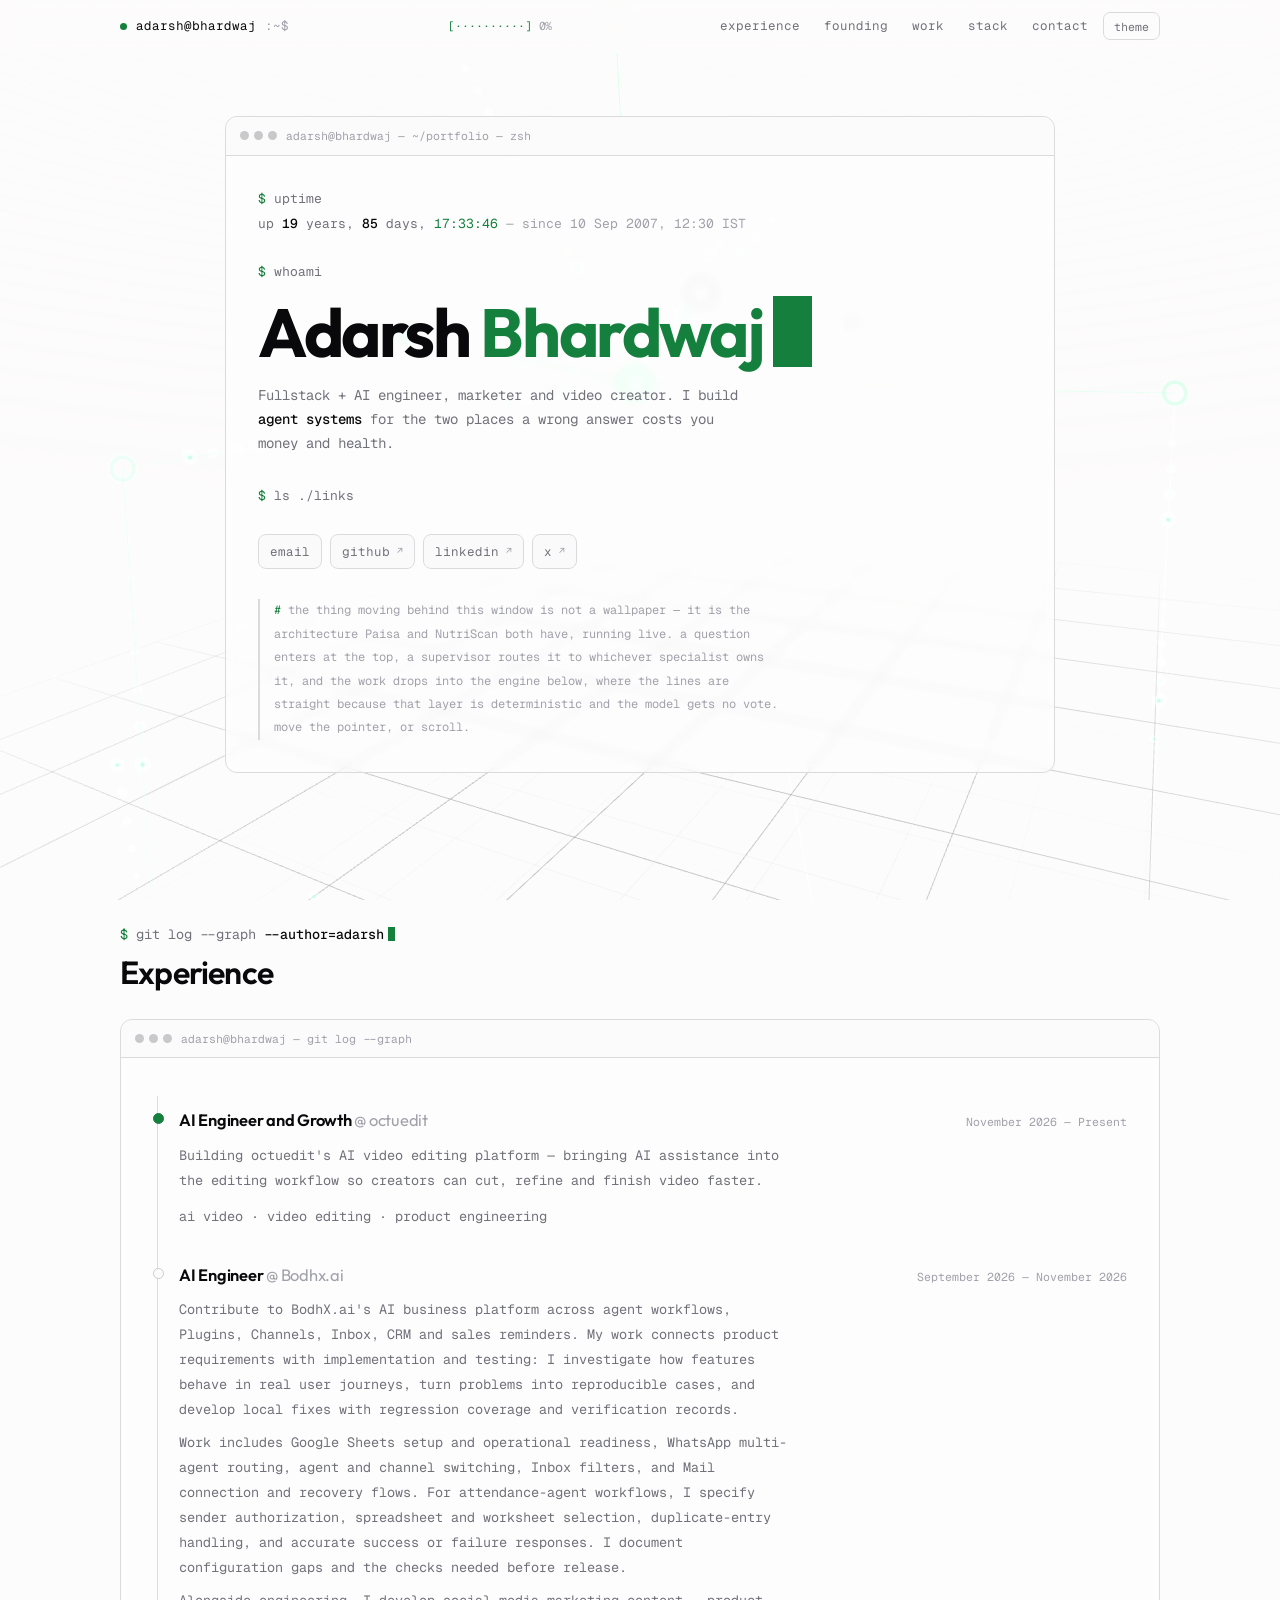
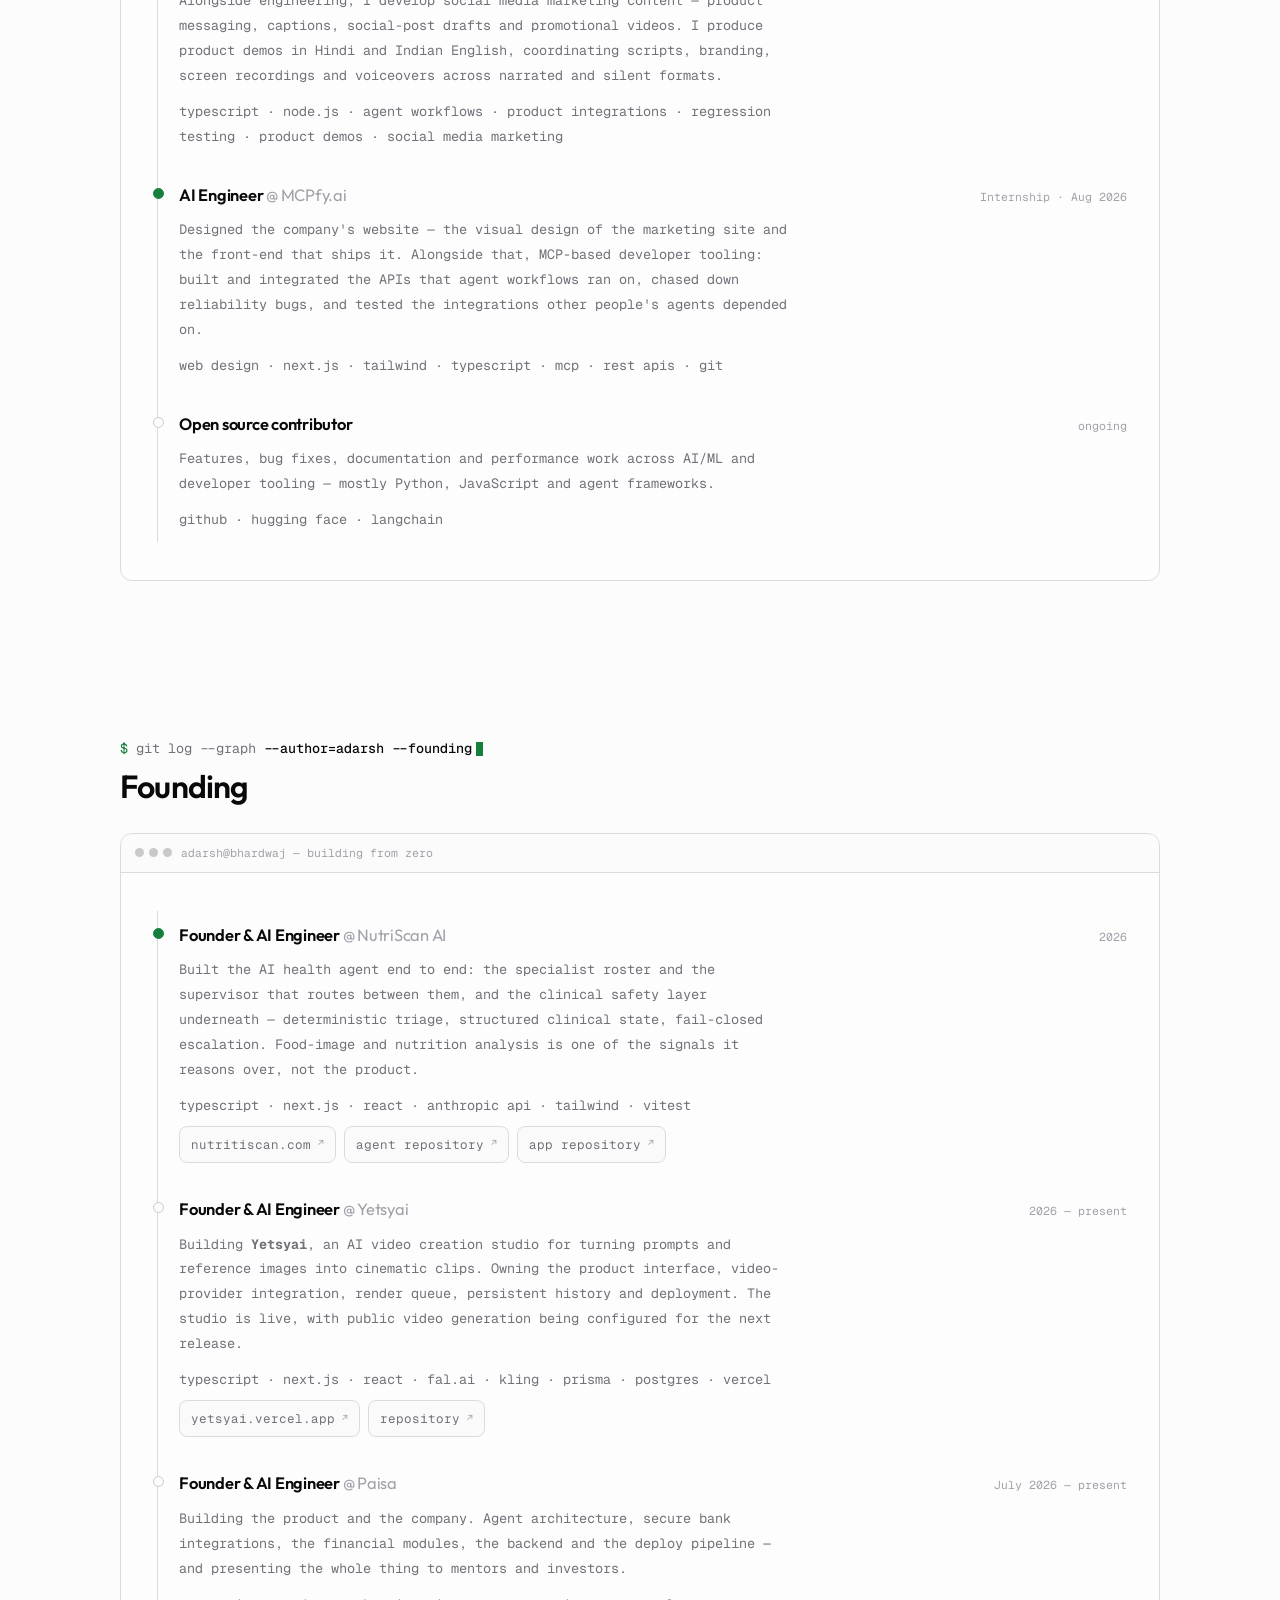
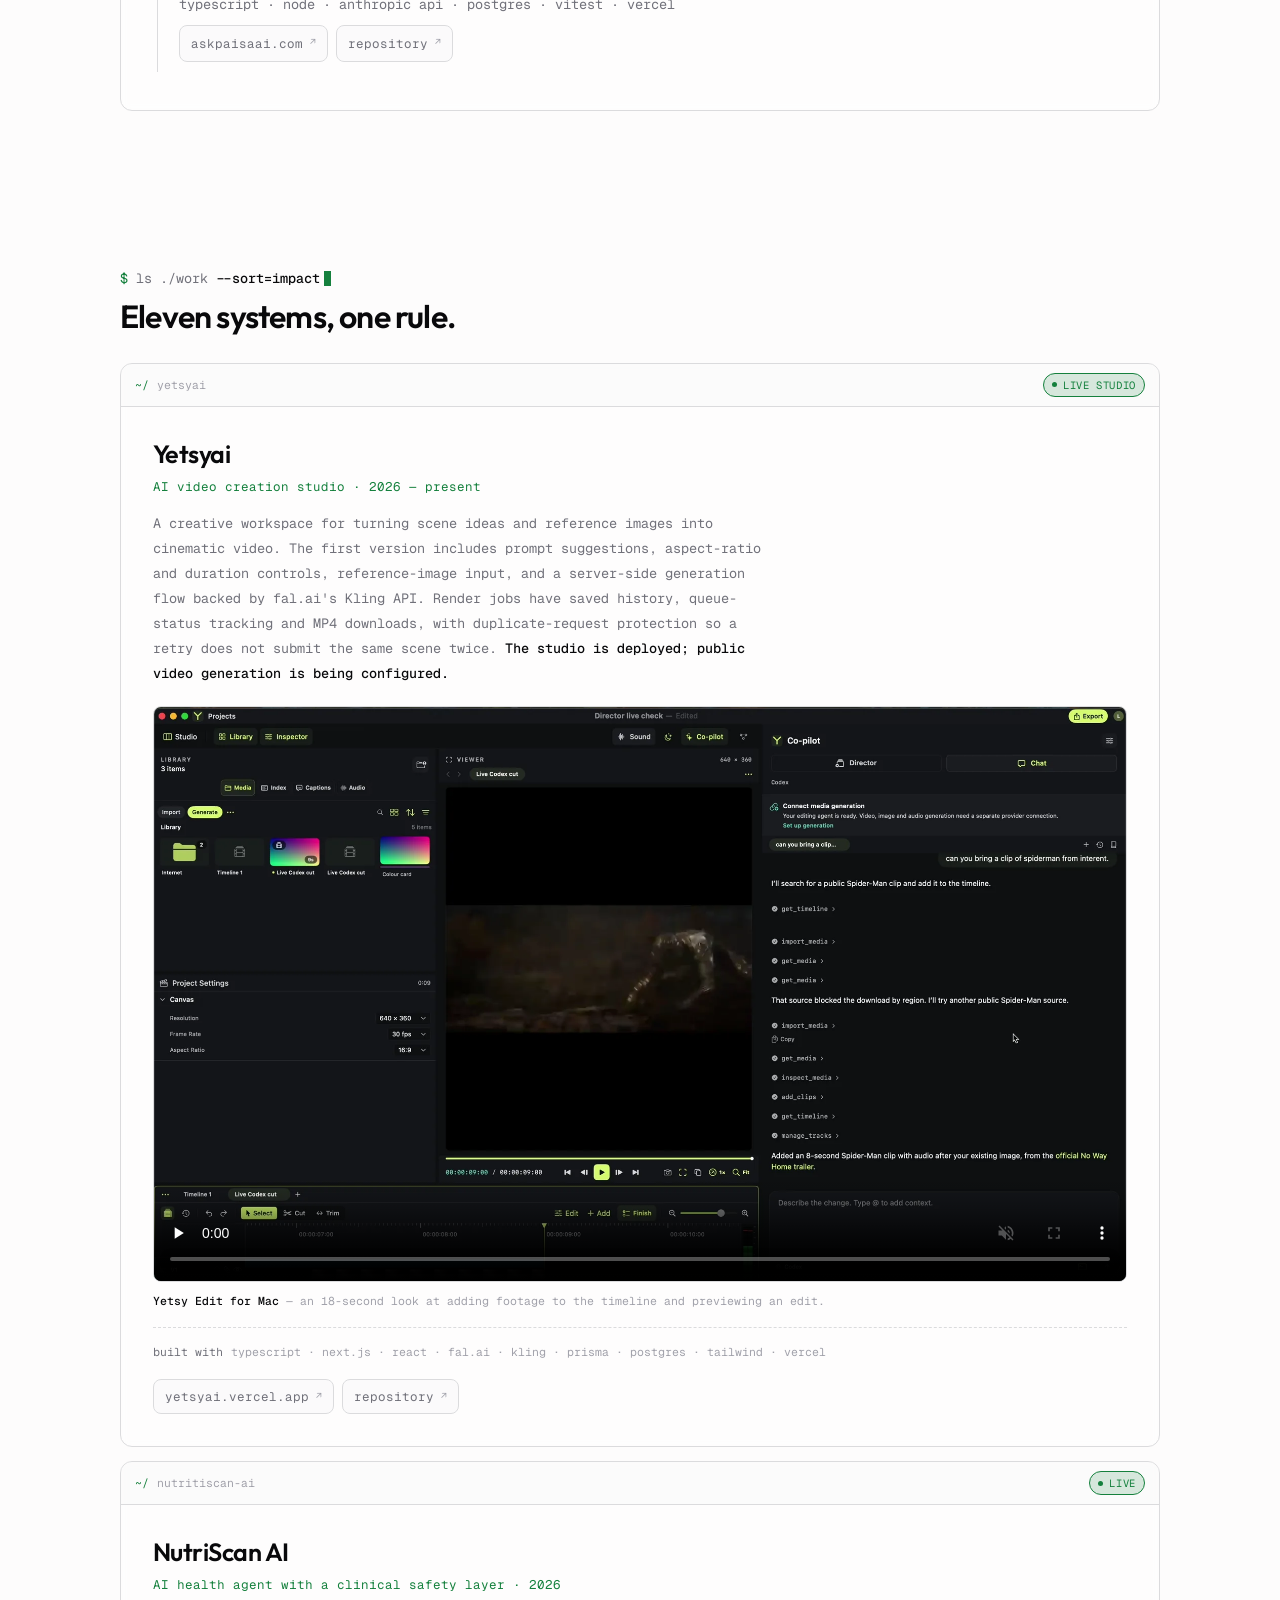
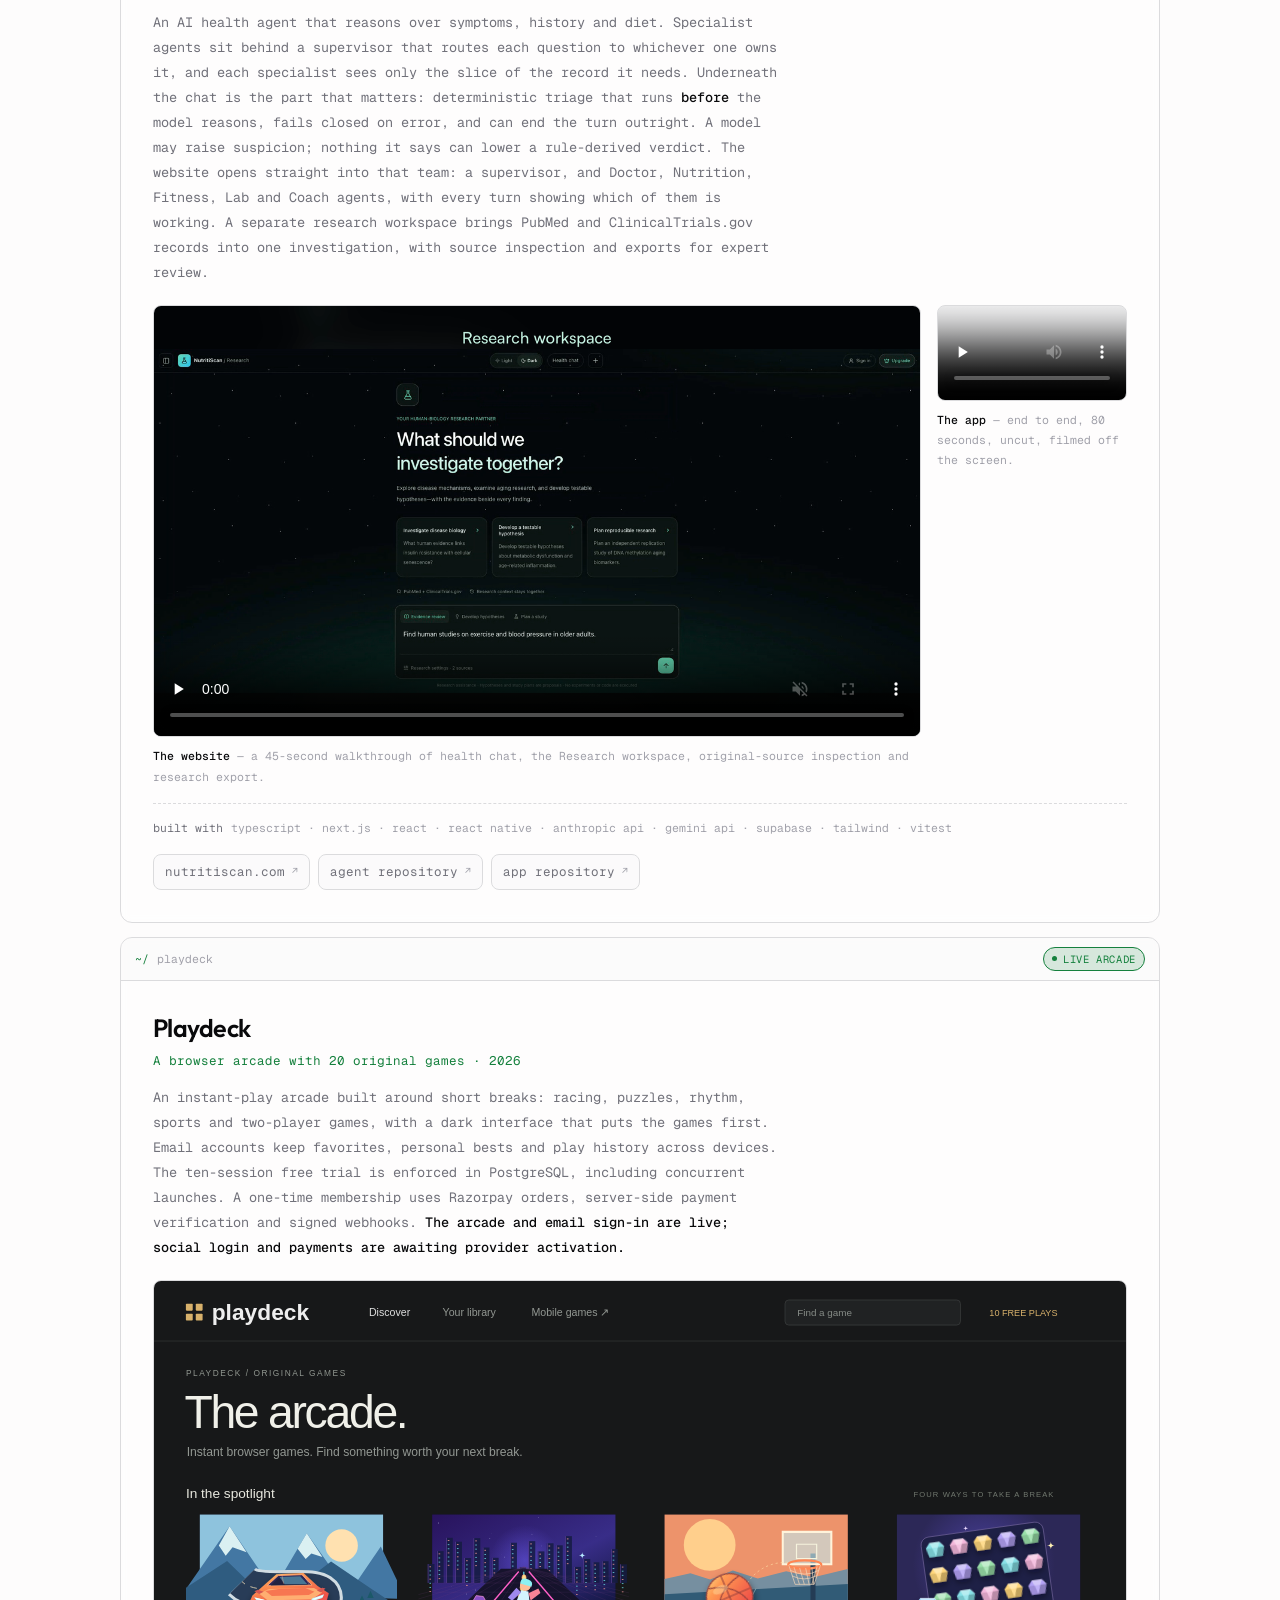
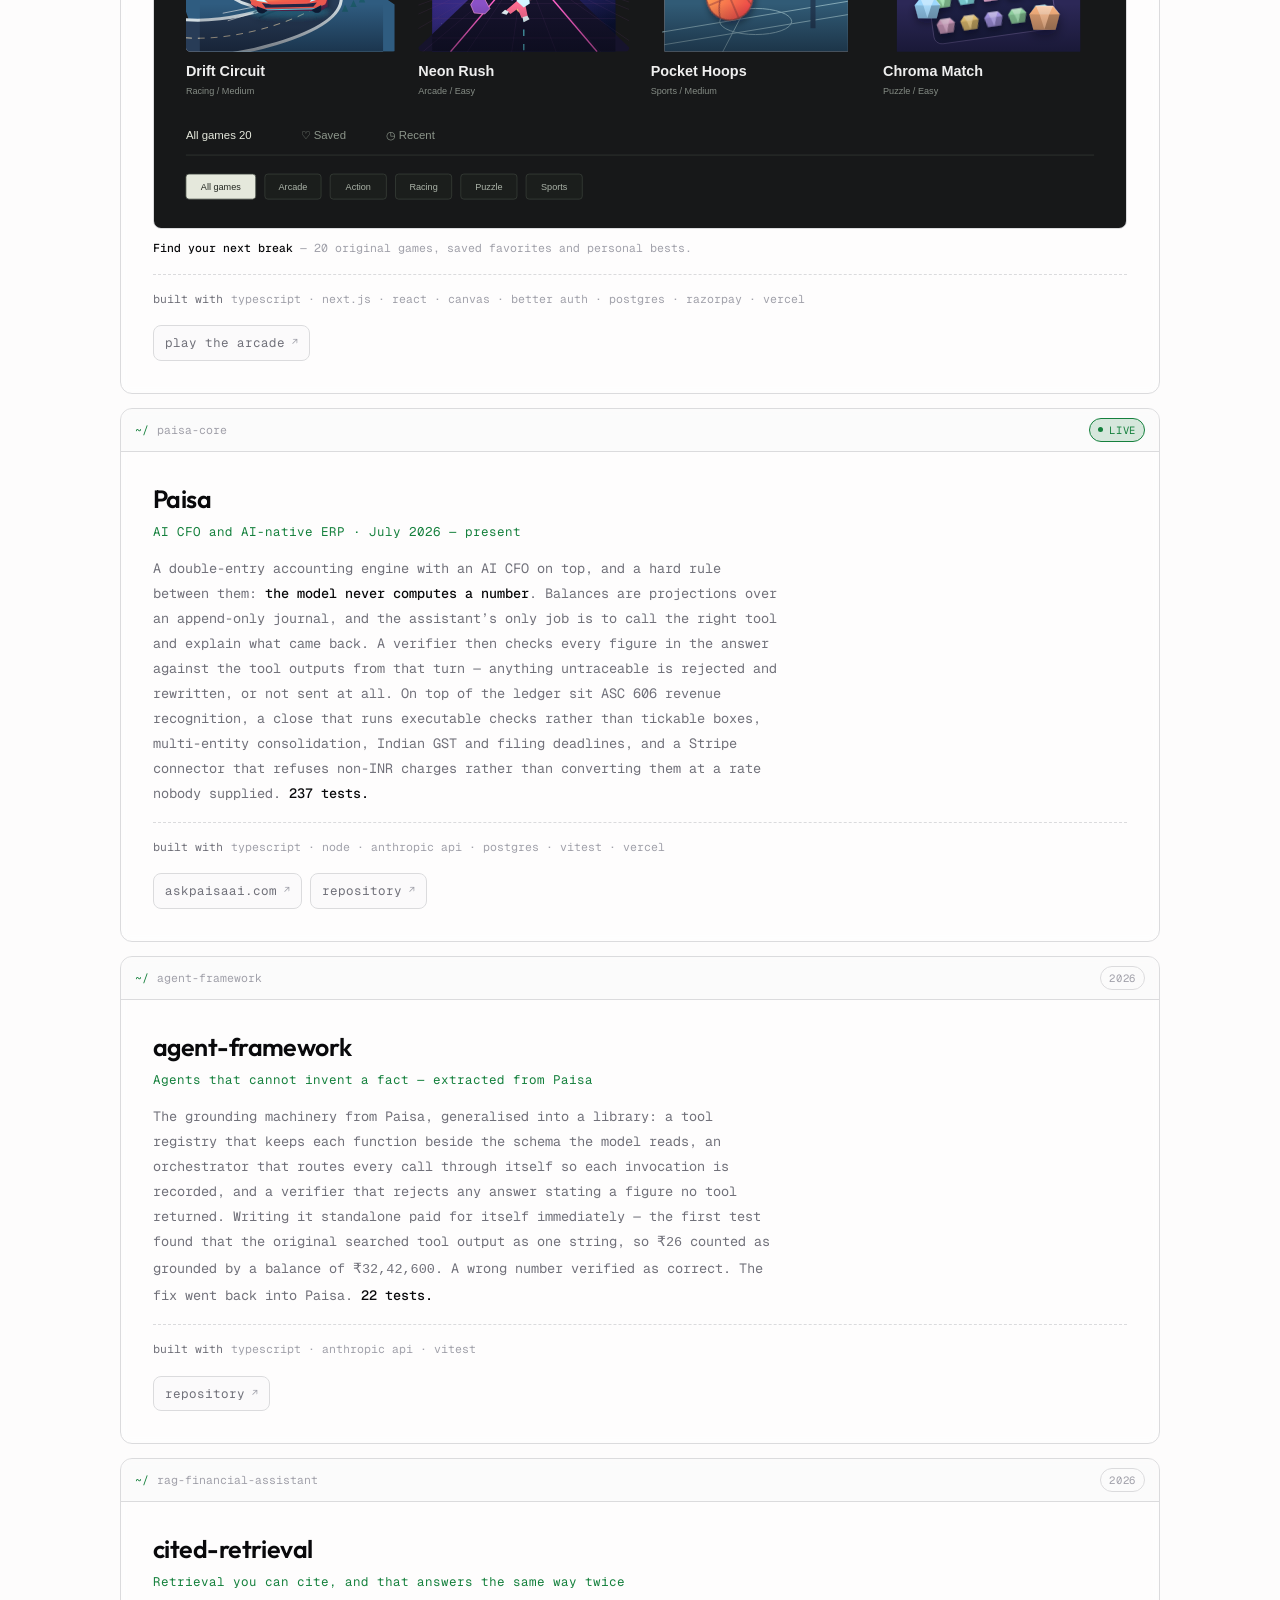
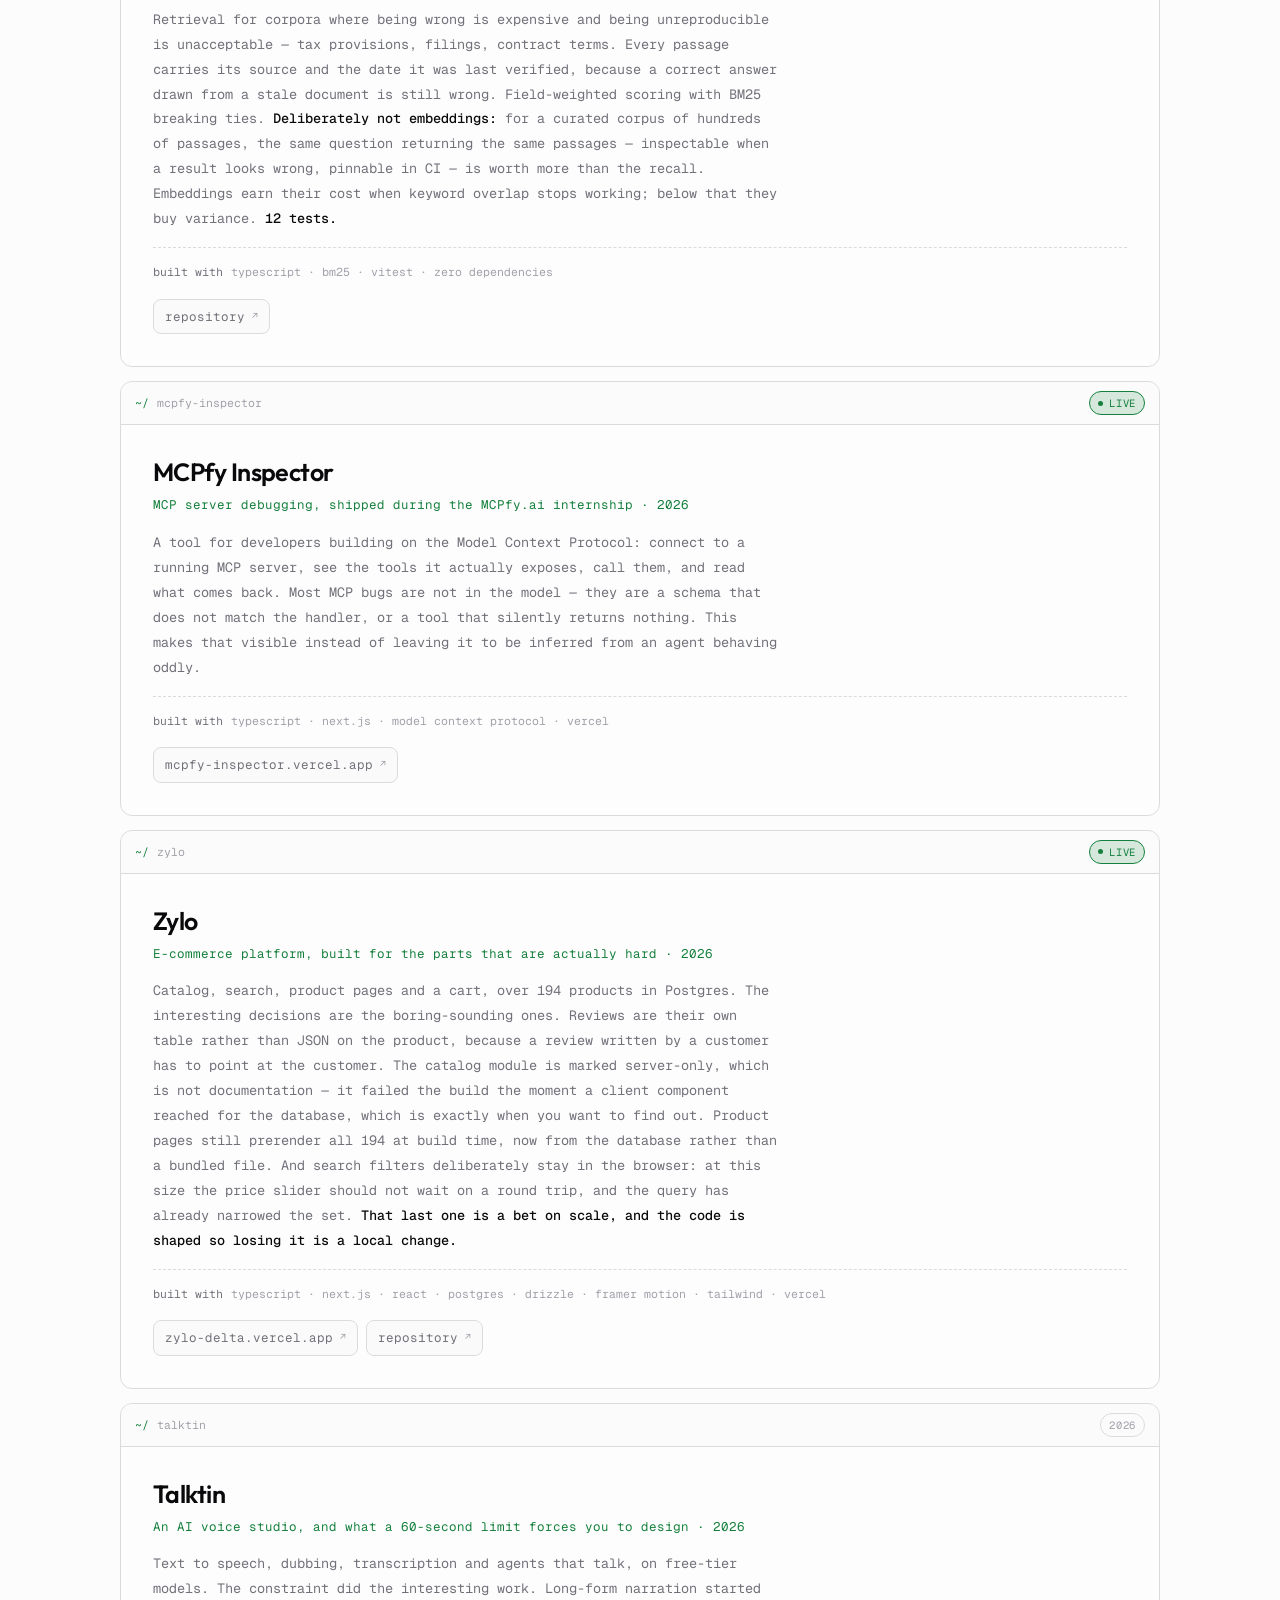
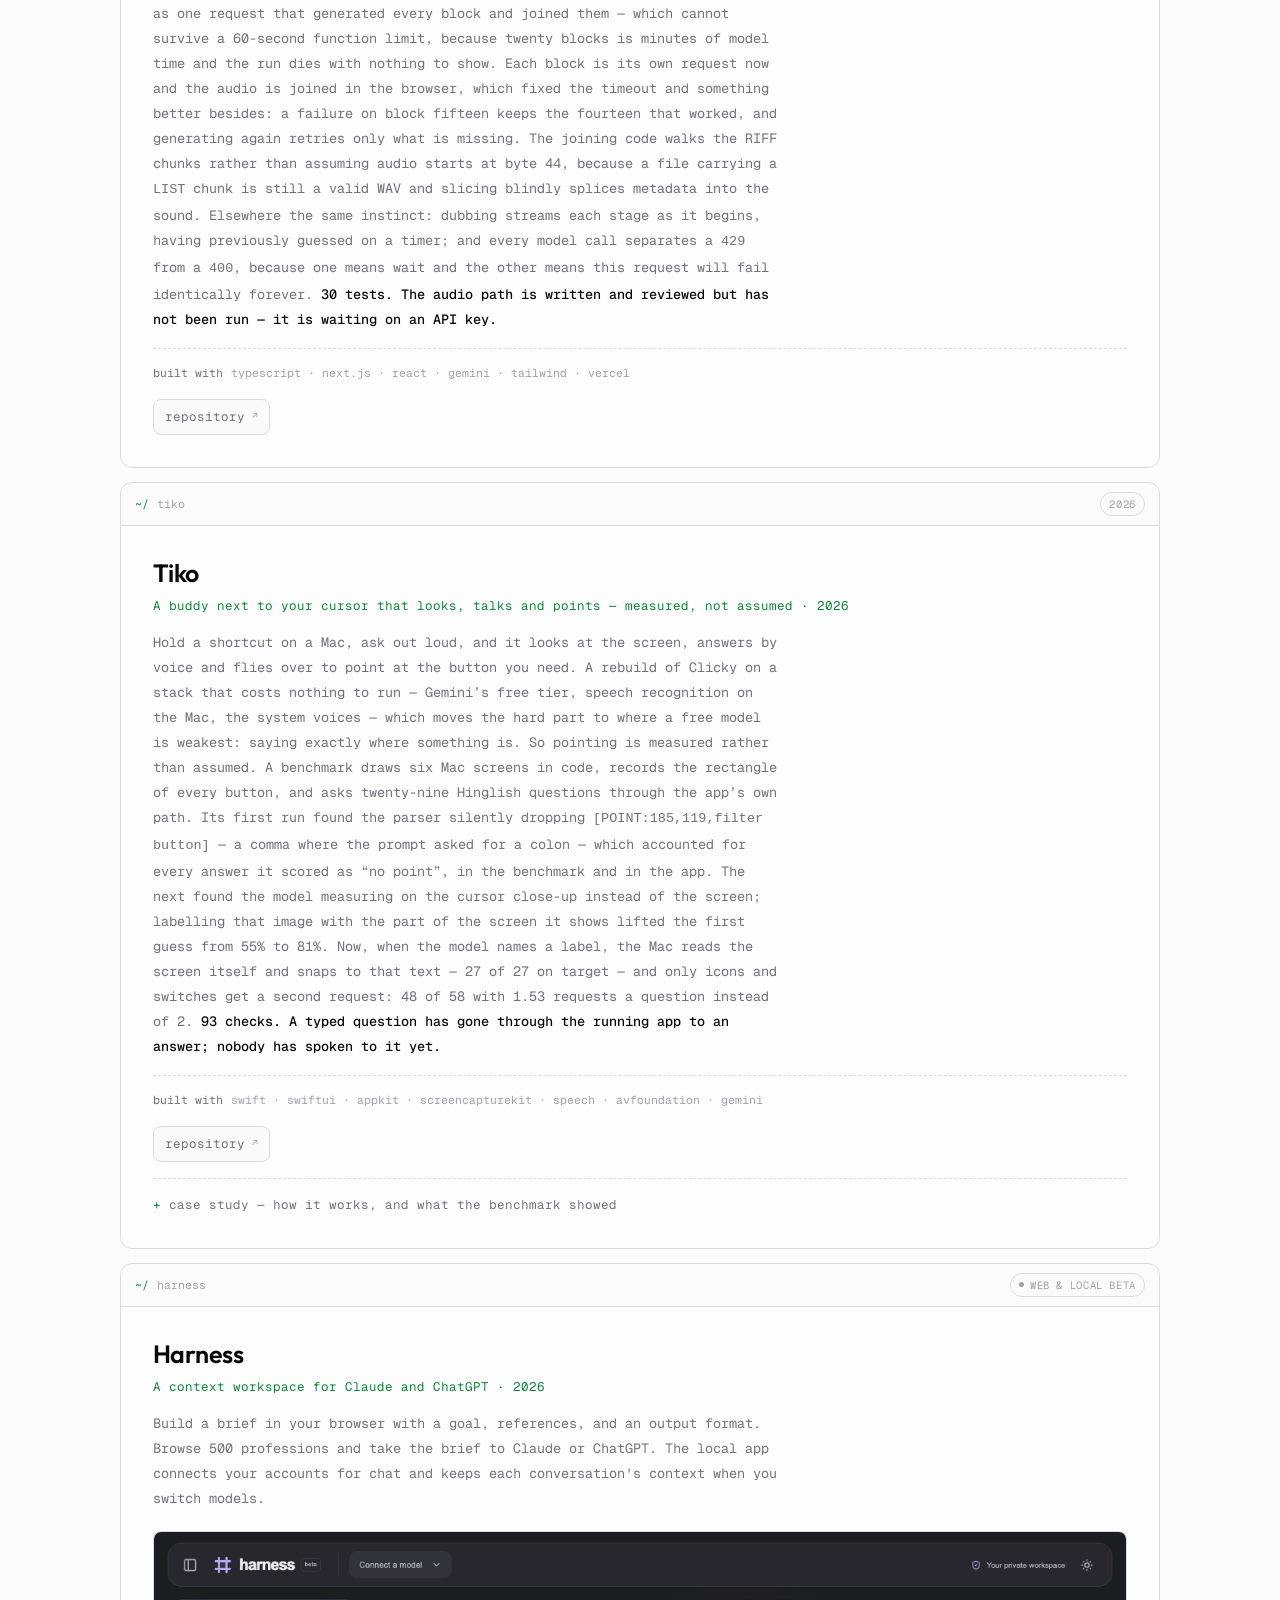
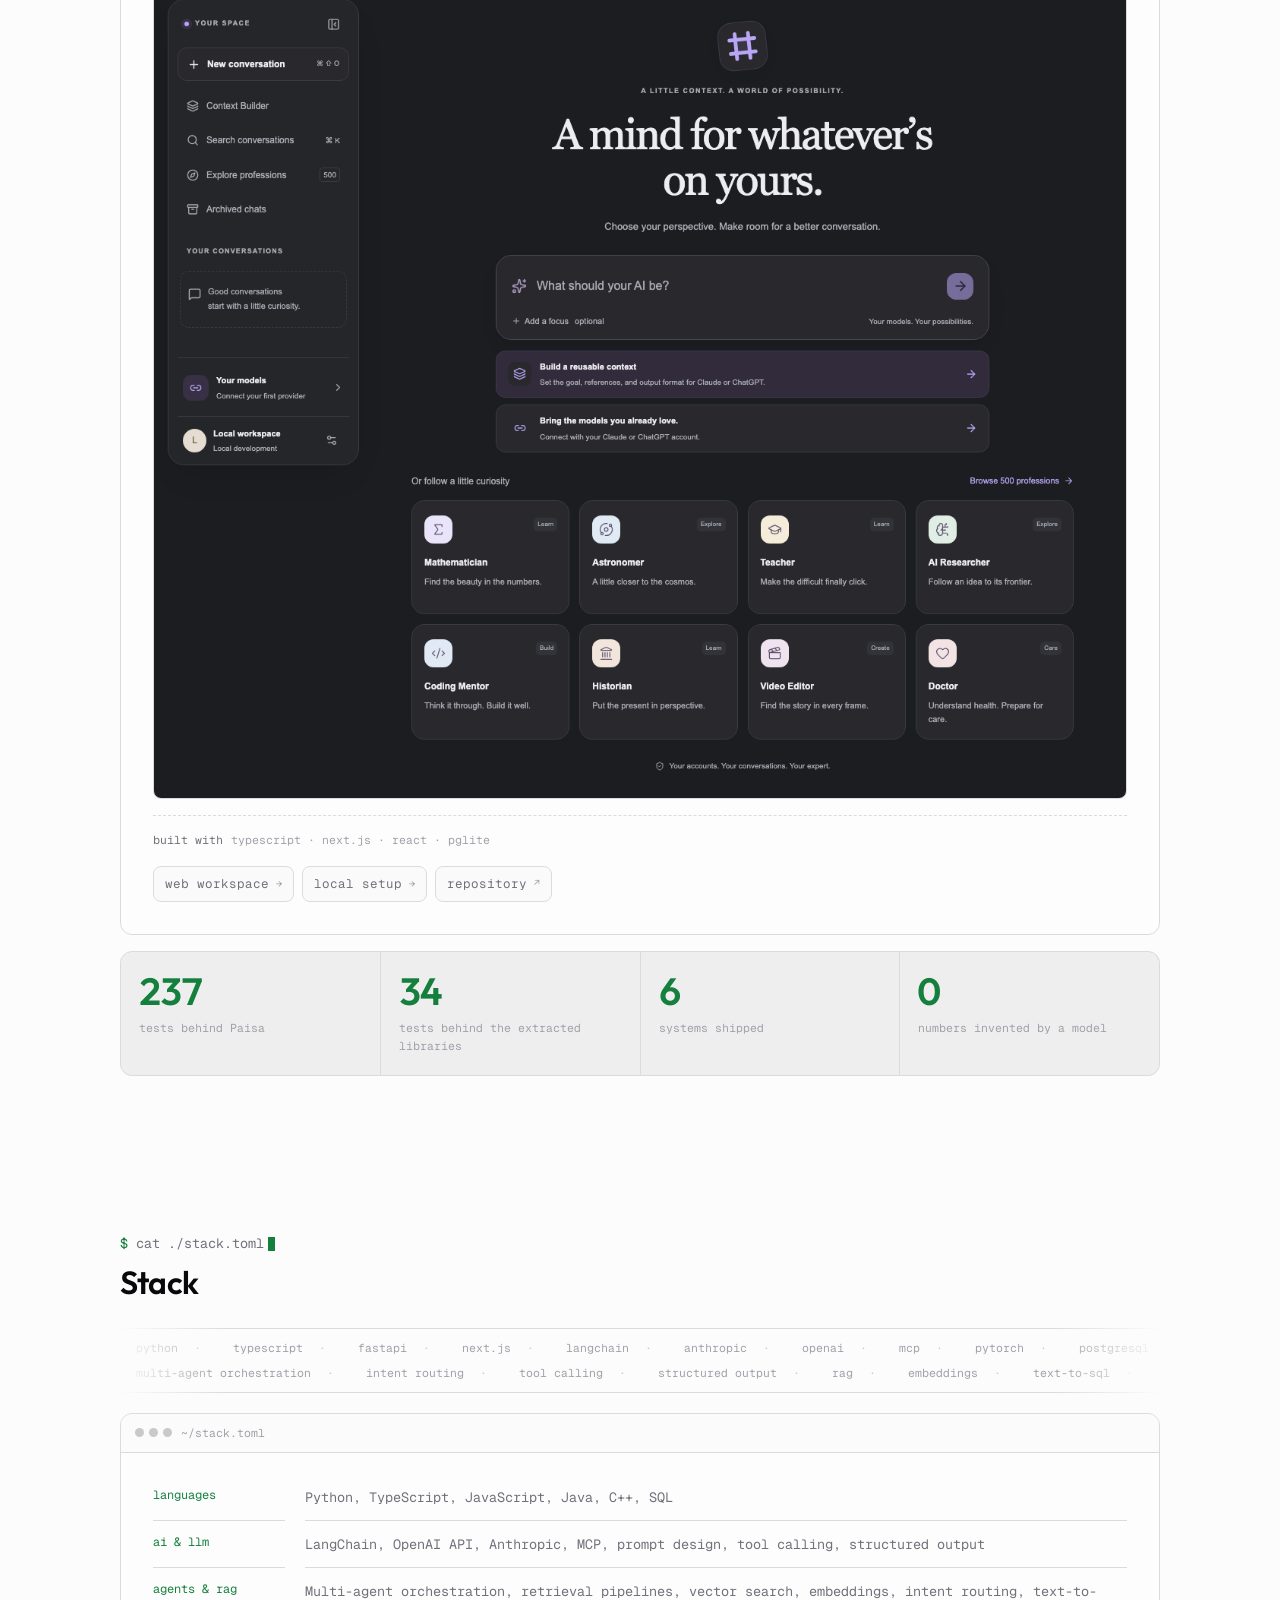
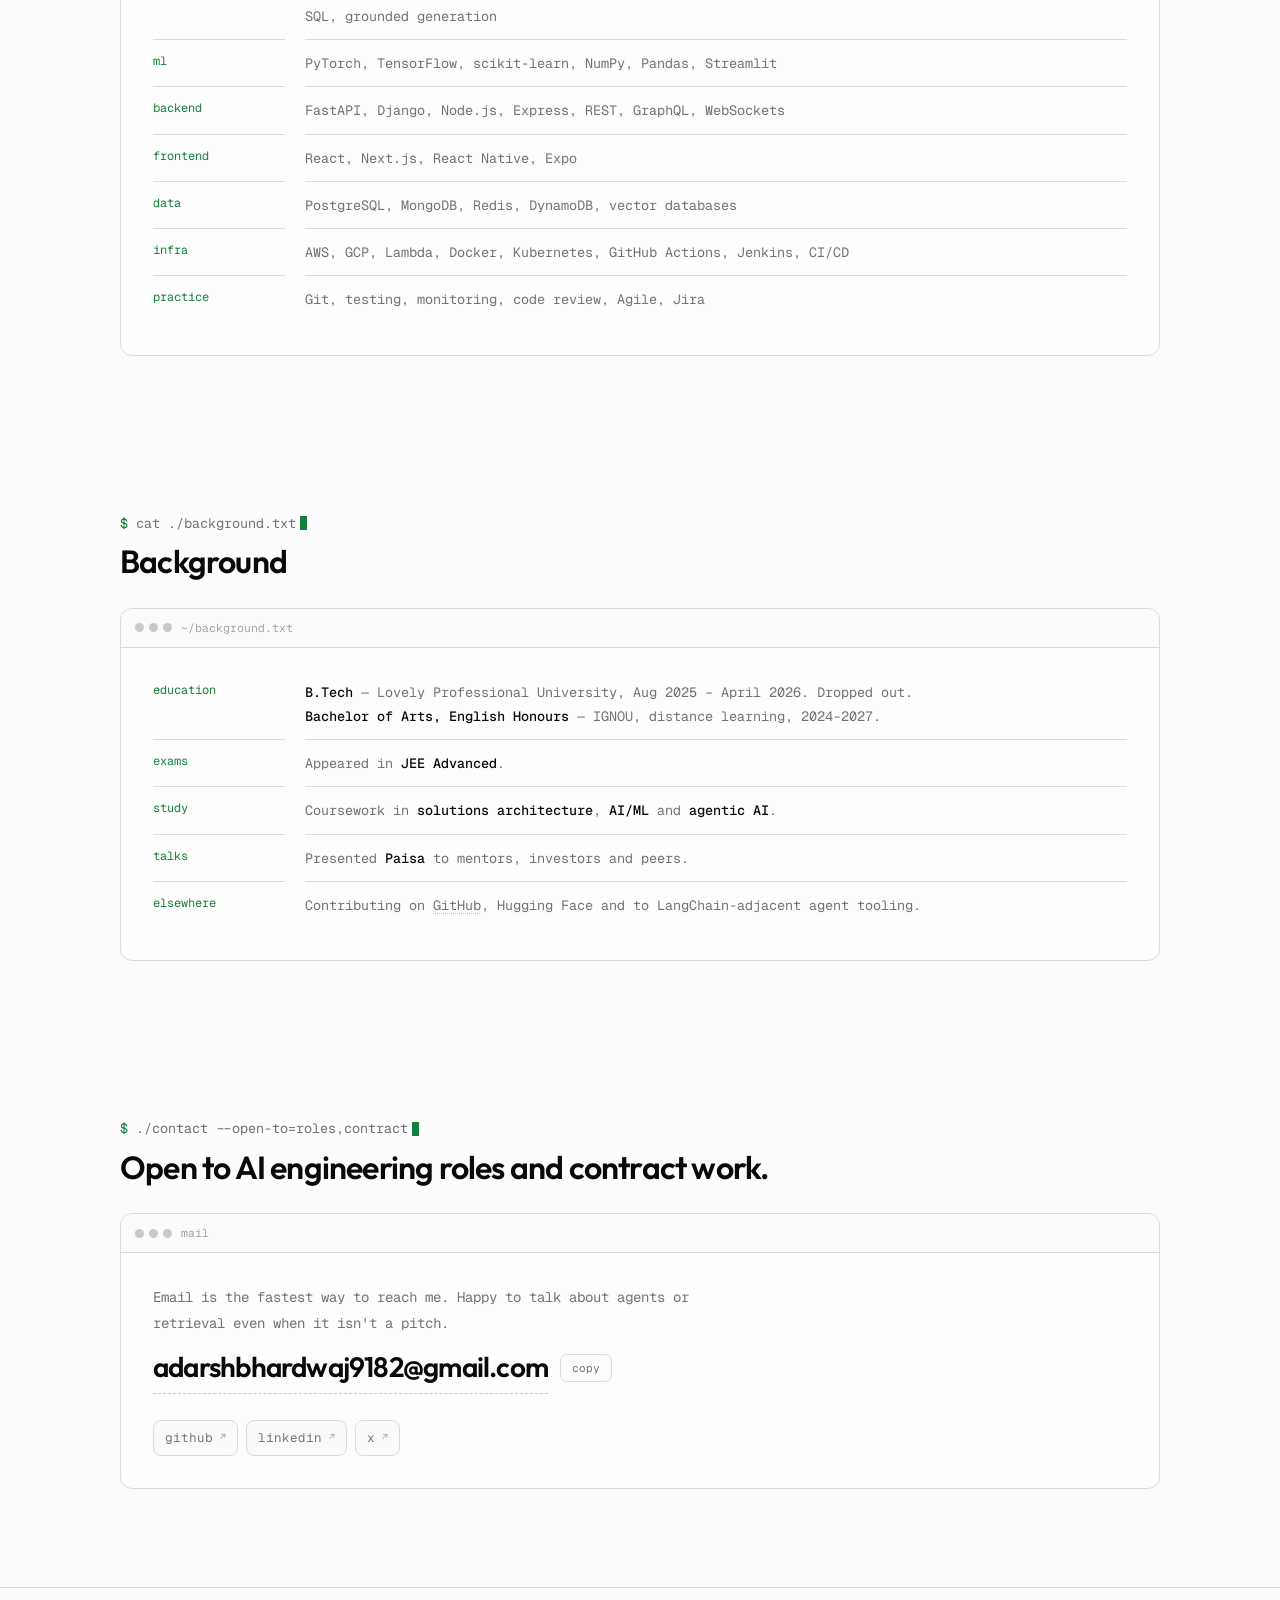
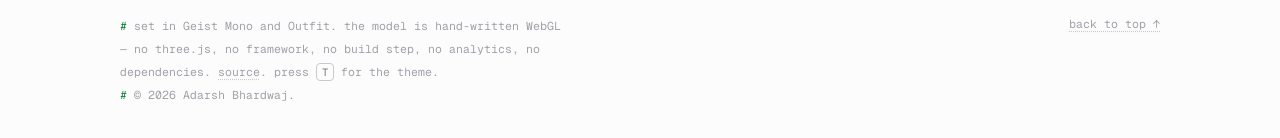
<file: index.html>
<!DOCTYPE html>
<html lang="en">
<head>
<meta charset="UTF-8" />
<meta name="viewport" content="width=device-width, initial-scale=1.0" />
<title>Adarsh Bhardwaj — Fullstack + AI Engineer</title>
<meta name="description" content="Adarsh Bhardwaj — fullstack + AI engineer. Agent systems, retrieval and LLM infrastructure for finance and health. Founder of Paisa, building NutriScan AI, an AI health agent with a clinical safety layer, and founder of Zylo, an e-commerce platform." />
<link rel="canonical" href="https://adarshbhardwaj.space/" />

<meta property="og:type" content="website" />
<meta property="og:url" content="https://adarshbhardwaj.space/" />
<meta property="og:title" content="Adarsh Bhardwaj — Fullstack + AI Engineer" />
<meta property="og:description" content="Agent systems, retrieval and LLM infrastructure for finance and health." />
<meta name="twitter:card" content="summary_large_image" />

<link rel="icon" href="data:image/svg+xml,%3Csvg xmlns='http://www.w3.org/2000/svg' viewBox='0 0 64 64'%3E%3Crect width='64' height='64' rx='14' fill='%2309090b'/%3E%3Cg fill='none' stroke='%234ade80' stroke-width='5' stroke-linecap='round' stroke-linejoin='round'%3E%3Cpath d='M18 24l10 8-10 8'/%3E%3Cpath d='M34 40h12'/%3E%3C/g%3E%3C/svg%3E" />

<link rel="preconnect" href="https://fonts.googleapis.com" />
<link rel="preconnect" href="https://fonts.gstatic.com" crossorigin />
<link href="https://fonts.googleapis.com/css2?family=Geist+Mono:wght@400;500;600&family=Outfit:wght@400;500;600;700&display=swap" rel="stylesheet" />

<style>
/* ═══════════════════════════════════════════════════════════════════════
   ADARSH BHARDWAJ — a console, not a brochure.

   The page speaks the way the work does: a prompt, a command, its output.
   Sections are commands. The roles are a `git log --graph`. The projects
   are panels with a status line. Everything is frosted rather than solid,
   because the 3D model of the architecture is running behind all of it and
   should stay visible through the glass.

   Palette and furniture follow mcpfy: zinc, hairline borders, mono voice.
   ═══════════════════════════════════════════════════════════════════════ */

:root{
  /* light */
  --bg:#fdfcfc;
  --panel:#ffffff;
  --card:#f7f7f8;
  --fg:#09090b;
  --muted:#71717a;
  --subtle:#a1a1aa;
  --border:#dbdbdd;
  --border-2:#c9c9cc;
  --sig:#15803d;
  --sig-dim:#15803d29;
  --warn:#b45309;

  /* the 3D model reads these */
  --gl-line:#09090b;
  --gl-node:#09090b;
  --gl-accent:#15803d;
  --gl-master:0.55;
  --gl-additive:0;

  --mono:'Geist Mono',ui-monospace,SFMono-Regular,Menlo,Consolas,monospace;
  --sans:'Outfit',ui-sans-serif,system-ui,-apple-system,sans-serif;

  --shell:1120px;
  --pad:clamp(18px,4.5vw,40px);
  --r:12px;

  color-scheme:light;
}

@media (prefers-color-scheme:dark){
  :root:not([data-theme="light"]){
    --bg:#09090b;
    --panel:#131316;
    --card:#18181b;
    --fg:#fafafa;
    --muted:#a1a1aa;
    --subtle:#71717a;
    --border:#ffffff1a;
    --border-2:#ffffff2e;
    --sig:#4ade80;
    --sig-dim:#4ade8024;
    --warn:#fbbf24;

    --gl-line:#8b8b95;
    --gl-node:#e4e4e7;
    --gl-accent:#4ade80;
    --gl-master:0.9;
    --gl-additive:1;

    color-scheme:dark;
  }
}
:root[data-theme="dark"]{
  --bg:#09090b;
  --panel:#131316;
  --card:#18181b;
  --fg:#fafafa;
  --muted:#a1a1aa;
  --subtle:#71717a;
  --border:#ffffff1a;
  --border-2:#ffffff2e;
  --sig:#4ade80;
  --sig-dim:#4ade8024;
  --warn:#fbbf24;

  --gl-line:#8b8b95;
  --gl-node:#e4e4e7;
  --gl-accent:#4ade80;
  --gl-master:0.9;
  --gl-additive:1;

  color-scheme:dark;
}

*{box-sizing:border-box;margin:0;padding:0}
html{scroll-behavior:smooth;-webkit-text-size-adjust:100%}

body{
  background:var(--bg);
  color:var(--fg);
  font-family:var(--mono);
  font-size:14px;
  line-height:1.72;
  -webkit-font-smoothing:antialiased;
  -moz-osx-font-smoothing:grayscale;
  overflow-x:hidden;
}

::selection{background:var(--sig-dim);color:var(--fg)}

/* ── The model, and the scrim that keeps prose off it ─────────────────── */
#scene{position:fixed;inset:0;z-index:-2;width:100%;height:100%;display:block}
.wash{
  position:fixed;inset:0;z-index:-1;pointer-events:none;
  opacity:var(--wash,0.16);
  background:
    radial-gradient(135% 72% at 50% 0%, transparent 0%, var(--bg) 84%),
    linear-gradient(to bottom, transparent 0%, var(--bg) 62%);
}

.shell{max-width:var(--shell);margin:0 auto;padding-inline:var(--pad)}

a{color:inherit;text-decoration:none}
:focus-visible{outline:2px solid var(--sig);outline-offset:3px;border-radius:4px}

/* Dotted underlines that solidify — mcpfy's link idiom. */
.u{text-decoration:underline;text-decoration-style:dotted;text-underline-offset:3px;
   text-decoration-color:var(--border-2);transition:color .15s,text-decoration-color .15s}
.u:hover{color:var(--sig);text-decoration-style:solid;text-decoration-color:var(--sig)}

.prompt{color:var(--sig);user-select:none}
.dim{color:var(--subtle)}
.comment{color:var(--subtle)}

/* ── Status bar ───────────────────────────────────────────────────────── */
.bar{
  position:sticky;top:0;z-index:60;
  backdrop-filter:blur(14px);-webkit-backdrop-filter:blur(14px);
  background:color-mix(in srgb, var(--bg) 58%, transparent);
  border-bottom:1px solid transparent;transition:border-color .25s;
}
.bar.stuck{border-bottom-color:var(--border)}
.bar .in{
  max-width:var(--shell);margin:0 auto;padding-inline:var(--pad);
  height:52px;display:flex;align-items:center;justify-content:space-between;gap:18px;
}
.who{display:inline-flex;align-items:center;gap:9px;font-size:12.5px}
.led{
  width:7px;height:7px;border-radius:50%;background:var(--sig);flex:none;
  box-shadow:0 0 0 0 var(--sig-dim);animation:ping 2.4s ease-out infinite;
}
@keyframes ping{
  0%{box-shadow:0 0 0 0 var(--sig-dim)}
  70%{box-shadow:0 0 0 8px transparent}
  100%{box-shadow:0 0 0 0 transparent}
}
.bar nav{display:flex;align-items:center;gap:6px}
.bar nav a{
  font-size:12.5px;color:var(--muted);padding:5px 9px;border-radius:7px;
  transition:color .15s,background .15s;
}
.bar nav a:hover{color:var(--fg);background:var(--card)}
.bar nav a[aria-current]{color:var(--sig)}
@media (max-width:760px){ .bar nav a:not(.keep){display:none} }

.tt{
  appearance:none;background:none;border:1px solid var(--border);border-radius:7px;
  height:28px;padding:0 10px;cursor:pointer;
  font-family:var(--mono);font-size:11.5px;color:var(--muted);transition:.15s;
}
.tt:hover{color:var(--sig);border-color:var(--border-2)}

/* ── Panels ───────────────────────────────────────────────────────────────
   Frosted, never solid: the model has to stay readable through them.
   ───────────────────────────────────────────────────────────────────── */
.panel{
  border:1px solid var(--border);border-radius:var(--r);
  background:color-mix(in srgb, var(--panel) 42%, transparent);
  backdrop-filter:blur(5px) saturate(1.25);-webkit-backdrop-filter:blur(5px) saturate(1.25);
  overflow:hidden;
}
.panel-bar{
  display:flex;align-items:center;gap:9px;
  padding:9px 14px;border-bottom:1px solid var(--border);
  background:color-mix(in srgb, var(--card) 38%, transparent);
  font-size:11.5px;color:var(--subtle);
}
.lights{display:flex;gap:5px;flex:none}
.lights i{width:9px;height:9px;border-radius:50%;background:var(--border-2);display:block}
.panel-body{padding:clamp(20px,3.4vw,32px)}

/* ── Hero ─────────────────────────────────────────────────────────────── */
.hero{padding-block:clamp(30px,7vh,64px) clamp(40px,8vh,80px)}
.hero .panel{max-width:830px;margin:0 auto}

.line{font-size:13px;color:var(--muted)}
.line+.line{margin-top:2px}

/* uptime — the seconds tick, so tabular figures keep the line from shifting */
.uptime{font-size:13px;color:var(--muted);margin-top:3px;font-variant-numeric:tabular-nums}
.uptime b{color:var(--fg);font-weight:500}
.uptime .tick{color:var(--sig)}

h1{
  font-family:var(--sans);font-weight:700;
  font-size:clamp(34px,7vw,68px);line-height:1.02;letter-spacing:-.035em;
  margin:12px 0 0;color:var(--fg);
}
h1 .sig{color:var(--sig)}

.caret{
  display:inline-block;width:.58em;height:1.05em;vertical-align:-.16em;
  background:var(--sig);margin-left:.14em;animation:blink 1.15s steps(1) infinite;
}
@keyframes blink{0%,49%{opacity:1}50%,100%{opacity:0}}

.tagline{margin-top:16px;font-size:14px;color:var(--muted);max-width:62ch}
.tagline b{color:var(--fg);font-weight:500}

.out{margin-top:26px;font-size:14px;color:var(--muted);max-width:74ch;line-height:1.85}
.out b{color:var(--fg);font-weight:500}

.chips{display:flex;flex-wrap:wrap;gap:8px;margin-top:26px}
.chip{
  display:inline-flex;align-items:center;gap:7px;
  font-size:12.5px;color:var(--muted);
  border:1px solid var(--border);border-radius:8px;padding:6px 11px;
  background:color-mix(in srgb, var(--card) 46%, transparent);
  transition:color .15s,border-color .15s,background .15s;
}
.chip:hover{color:var(--sig);border-color:var(--sig);background:var(--sig-dim)}
.chip .ar{color:var(--subtle);font-size:10px}
.chip:hover .ar{color:var(--sig)}

.note{
  margin-top:30px;padding-left:14px;border-left:2px solid var(--border);
  font-size:12px;line-height:1.95;color:var(--subtle);max-width:76ch;
}
.no-gl .note{display:none}

/* ── Sections ─────────────────────────────────────────────────────────── */
.block{padding-block:clamp(44px,7vw,78px)}
.cmd{
  font-size:13.5px;color:var(--muted);margin-bottom:8px;
}
.cmd b{color:var(--fg);font-weight:500}
h2{
  font-family:var(--sans);font-weight:600;
  font-size:clamp(22px,3.2vw,32px);letter-spacing:-.025em;line-height:1.15;
  margin-bottom:28px;color:var(--fg);
}

/* ── Work ─────────────────────────────────────────────────────────────── */
.grid{display:grid;gap:14px}
.proj{scroll-margin-top:100px}
.proj .panel-bar{justify-content:space-between}
.proj .path{display:inline-flex;align-items:center;gap:8px}
.status{
  display:inline-flex;align-items:center;gap:6px;
  font-size:10.5px;letter-spacing:.06em;text-transform:uppercase;
  border:1px solid var(--border);border-radius:999px;padding:2px 8px;color:var(--subtle);
}
.status.live{color:var(--sig);border-color:var(--sig);background:var(--sig-dim)}
.status i{width:5px;height:5px;border-radius:50%;background:currentColor;display:block}

.proj h3{
  font-family:var(--sans);font-weight:600;
  font-size:clamp(19px,2.6vw,25px);letter-spacing:-.022em;line-height:1.2;
}
.proj .what{margin-top:7px;font-size:12.5px;color:var(--sig)}
.proj p.text{margin-top:14px;font-size:13.5px;line-height:1.85;color:var(--muted);max-width:78ch}
.proj p.text em{color:var(--fg);font-style:normal;font-weight:500}

.deps{
  margin-top:16px;padding-top:13px;border-top:1px dashed var(--border);
  font-size:11.5px;line-height:1.95;color:var(--subtle);
}
.deps b{color:var(--muted);font-weight:400;margin-right:8px}
.links{display:flex;flex-wrap:wrap;gap:8px;margin-top:15px}

/* A project's longer write-up, folded away so the list stays scannable: the
   card reads the same as the others until someone asks for the detail. */
.case{margin-top:16px;padding-top:13px;border-top:1px dashed var(--border)}
.case summary{
  display:inline-flex;align-items:center;gap:8px;cursor:pointer;list-style:none;
  font-size:12.5px;color:var(--muted);transition:color .15s;
}
.case summary::-webkit-details-marker{display:none}
.case summary::before{content:"+";color:var(--sig);display:inline-block;width:1ch}
.case[open] summary::before{content:"\2212"}
.case summary:hover{color:var(--sig)}
.case h4{
  margin-top:24px;font-size:11px;font-weight:500;letter-spacing:.06em;
  text-transform:uppercase;color:var(--sig);
}
.case p{margin-top:9px;font-size:13.5px;line-height:1.85;color:var(--muted);max-width:78ch}
.case p em{color:var(--fg);font-style:normal;font-weight:500}
.case .kv{margin-top:12px;max-width:78ch}

/* Demo capture — filmed off a screen, and portrait, so it is capped rather
   than full-bleed: at panel width it would read as the page rather than an
   exhibit. preload="none" keeps the file off every page load; it is fetched
   when someone actually presses play. */
.demo{margin:20px 0 0;max-width:288px}
.demo-wide{max-width:none}
.demo video,.demo img{
  display:block;width:100%;height:auto;
  border:1px solid var(--border);border-radius:calc(var(--r) - 4px);
  background:var(--card);
}
.demo figcaption{margin-top:9px;font-size:11.5px;line-height:1.75;color:var(--subtle)}
/* Website and app side by side: the landscape site takes the room, the
   portrait app keeps its phone width next to it. */
.demos{display:flex;gap:16px;align-items:flex-start;margin-top:20px}
.demos .demo{margin:0}
.demos .demo-web{flex:1 1 auto;max-width:none;min-width:0}
.demos .demo-app{flex:0 0 190px}
.demo figcaption b{color:var(--fg);font-weight:500}
@media (max-width:620px){
  .demos{flex-direction:column}
  .demos .demo-app{flex-basis:auto;max-width:220px}
}

/* ── Experience, as a graph ───────────────────────────────────────────────
   git log --graph, because that is what a work history is.
   ───────────────────────────────────────────────────────────────────── */
.log{position:relative;padding-left:26px}
.log::before{
  content:"";position:absolute;left:4px;top:6px;bottom:6px;width:1px;background:var(--border);
}
.commit{position:relative;padding-block:16px}
.commit::before{
  content:"";position:absolute;left:-26px;top:23px;
  width:9px;height:9px;border-radius:50%;
  background:var(--bg);border:1.5px solid var(--border-2);
}
.commit.head::before{border-color:var(--sig);background:var(--sig)}
.commit .top{display:flex;align-items:baseline;justify-content:space-between;gap:16px;flex-wrap:wrap}
.commit h3{font-family:var(--sans);font-weight:600;font-size:16.5px;letter-spacing:-.015em}
.commit h3 .at{color:var(--subtle);font-weight:400}
.commit .when{font-size:11.5px;color:var(--subtle);flex:none}
.commit p{margin-top:8px;font-size:13.5px;line-height:1.85;color:var(--muted);max-width:76ch}
.commit .deps{margin-top:11px;padding-top:0;border-top:0}

/* ── Key/value output ─────────────────────────────────────────────────── */
.kv{display:grid;grid-template-columns:132px minmax(0,1fr);column-gap:20px}
.kv dt,.kv .k{
  font-size:12px;color:var(--sig);padding:11px 0;border-top:1px solid var(--border);
}
.kv dd,.kv .v{
  margin:0;padding:11px 0;border-top:1px solid var(--border);
  font-size:13.5px;line-height:1.8;color:var(--muted);
}
.kv dt:first-of-type,.kv dd:first-of-type{border-top:0;padding-top:0}
.kv b{color:var(--fg);font-weight:500}
@media (max-width:620px){
  .kv{grid-template-columns:minmax(0,1fr)}
  .kv dt,.kv .k{padding:13px 0 1px}
  .kv dd,.kv .v{padding:0 0 13px;border-top:0}
  .kv dd:first-of-type{padding-top:0}
}

/* ── Contact ──────────────────────────────────────────────────────────── */
.mailrow{display:flex;align-items:center;gap:12px;flex-wrap:wrap;margin-top:6px}
.mailto{
  font-family:var(--sans);font-weight:600;
  font-size:clamp(18px,3.2vw,28px);letter-spacing:-.028em;
  border-bottom:1px dashed var(--border-2);padding-bottom:2px;word-break:break-all;
  transition:color .15s,border-color .15s;
}
.mailto:hover{color:var(--sig);border-color:var(--sig);border-bottom-style:solid}
.copy{
  appearance:none;background:none;cursor:pointer;flex:none;
  border:1px solid var(--border);border-radius:7px;padding:6px 11px;
  font-family:var(--mono);font-size:11px;color:var(--muted);transition:.15s;
}
.copy:hover{color:var(--sig);border-color:var(--sig)}
.copy.ok{color:var(--sig);border-color:var(--sig);background:var(--sig-dim)}

/* ── Footer ───────────────────────────────────────────────────────────── */
footer{border-top:1px solid var(--border);padding-block:26px 46px;margin-top:20px}
footer .in{
  max-width:var(--shell);margin:0 auto;padding-inline:var(--pad);
  display:flex;justify-content:space-between;align-items:flex-start;gap:20px;flex-wrap:wrap;
}
.colophon{font-size:11.5px;line-height:2;color:var(--subtle);max-width:64ch}
.colophon kbd{
  font-family:var(--mono);font-size:10.5px;border:1px solid var(--border-2);
  border-radius:4px;padding:1px 5px;color:var(--muted);
}

/* ── Reveal choreography ─────────────────────────────────────────────────
   Sections do not fade as a block — their parts arrive in order, and the
   command line above each one types itself in. The page behaves like a
   console being driven, because that is the conceit.
   ─────────────────────────────────────────────────────────────────────── */
.ease{transition-timing-function:cubic-bezier(.22,1,.36,1)}
.rise>*{
  opacity:0;transform:translateY(20px);
  transition:opacity .7s cubic-bezier(.22,1,.36,1),transform .7s cubic-bezier(.22,1,.36,1);
  transition-delay:calc(var(--i,0) * 80ms);
}
.rise.seen>*{opacity:1;transform:none}

.grid>*{
  opacity:0;transform:translateY(26px) scale(.99);
  transition:opacity .8s cubic-bezier(.22,1,.36,1),transform .8s cubic-bezier(.22,1,.36,1);
  transition-delay:calc(var(--i,0) * 110ms);
}
.rise.seen .grid>*{opacity:1;transform:none}

/* the command types itself, then the caret catches up */
.cmd{display:flex;align-items:center;gap:0}
.typed{
  display:inline-block;white-space:nowrap;overflow:hidden;
  clip-path:inset(0 100% 0 0);
  transition:clip-path 1s steps(30,end);transition-delay:.2s;
}
.rise.seen .typed{clip-path:inset(0 0 0 0)}
.cur{
  display:inline-block;width:.55em;height:1.05em;background:var(--sig);
  margin-left:.3em;opacity:0;transition:opacity .2s;transition-delay:1.15s;
}
.rise.seen .cur{opacity:1;animation:blink 1.15s steps(1) 1.2s infinite}

/* ── Scroll readout ─────────────────────────────────────────────────────── */
.prog{
  font-size:11.5px;color:var(--subtle);letter-spacing:-.04em;
  display:inline-flex;align-items:center;gap:7px;flex:none;
}
.prog b{color:var(--sig);font-weight:400;letter-spacing:0}
@media (max-width:960px){ .prog{display:none} }

/* ── Stats band ─────────────────────────────────────────────────────────── */
.stats{
  display:grid;grid-template-columns:repeat(auto-fit,minmax(158px,1fr));
  gap:1px;margin-top:16px;
  border:1px solid var(--border);border-radius:var(--r);
  background:var(--border);overflow:hidden;
}
.stat{
  background:color-mix(in srgb, var(--panel) 52%, transparent);
  backdrop-filter:blur(5px);-webkit-backdrop-filter:blur(5px);
  padding:20px 18px;
}
.stat b{
  display:block;font-family:var(--sans);font-weight:600;
  font-size:clamp(26px,3.6vw,38px);letter-spacing:-.03em;line-height:1;
  color:var(--sig);font-variant-numeric:tabular-nums;
}
.stat span{display:block;margin-top:9px;font-size:11.5px;line-height:1.6;color:var(--subtle)}

/* ── Ticker ─────────────────────────────────────────────────────────────── */
.ticker{
  overflow:hidden;margin-bottom:20px;
  border-block:1px solid var(--border);padding-block:9px;
  -webkit-mask-image:linear-gradient(90deg,transparent,#000 10%,#000 90%,transparent);
  mask-image:linear-gradient(90deg,transparent,#000 10%,#000 90%,transparent);
}
.ticker .row{display:flex;width:max-content;animation:marq 44s linear infinite}
.ticker .row.rev{animation-duration:56s;animation-direction:reverse;margin-top:5px}
.ticker i{font-style:normal;padding:0 16px;font-size:11.5px;color:var(--subtle);white-space:nowrap}
.ticker i::after{content:"·";margin-left:16px;color:var(--border-2)}
@keyframes marq{from{transform:translateX(0)}to{transform:translateX(-50%)}}

@media (prefers-reduced-motion:reduce){
  html{scroll-behavior:auto}
  *,*::before,*::after{transition-duration:.01ms!important;animation-duration:.01ms!important;animation-iteration-count:1!important}
  .rise>*,.rise.seen>*,.grid>*,.rise.seen .grid>*{opacity:1;transform:none}
  .typed{clip-path:none}
  .cur,.caret{animation:none}
  .ticker .row{animation:none}
}

@media print{
  #scene,.wash,.bar,.tt,.copy,.note,.lights{display:none}
  body{background:#fff;color:#000;font-size:10.5pt}
  .panel{border:1px solid #ccc;background:#fff;backdrop-filter:none}
  .block{page-break-inside:avoid}
}
</style>
</head>
<body id="top">

<canvas id="scene" aria-hidden="true"></canvas>
<div class="wash" aria-hidden="true"></div>

<div class="bar" id="bar">
  <div class="in">
    <a class="who" href="#top"><span class="led" aria-hidden="true"></span>adarsh@bhardwaj<span class="dim">:~$</span></a>
    <span class="prog" id="prog" aria-hidden="true"><b>[··········]</b> 0%</span>
    <nav id="nav">
      <a href="#experience">experience</a>
      <a href="#founding">founding</a>
      <a href="#work">work</a>
      <a href="#stack">stack</a>
      <a href="#contact" class="keep">contact</a>
      <button class="tt" id="tt" type="button" aria-label="Switch theme" title="Switch theme — or press T">theme</button>
    </nav>
  </div>
</div>

<header class="hero shell">
  <div class="panel">
    <div class="panel-bar">
      <span class="lights" aria-hidden="true"><i></i><i></i><i></i></span>
      <span>adarsh@bhardwaj — ~/portfolio — zsh</span>
    </div>
    <div class="panel-body">

      <p class="line"><span class="prompt">$</span> uptime</p>
      <p class="uptime" id="uptime" aria-label="Age since birth"><span class="dim">…</span></p>

      <p class="line" style="margin-top:26px"><span class="prompt">$</span> whoami</p>
      <h1>Adarsh <span class="sig">Bhardwaj</span><span class="caret" aria-hidden="true"></span></h1>
      <p class="tagline">Fullstack + AI engineer, marketer and video creator. I build <b>agent systems</b> for the two places a wrong
        answer costs you money and health.</p>

      <p class="line" style="margin-top:30px"><span class="prompt">$</span> ls ./links</p>
      <p class="chips">
        <a class="chip" href="mailto:adarshbhardwaj9182@gmail.com">email</a>
        <a class="chip" href="https://github.com/Adarsh-9182" target="_blank" rel="noopener">github<span class="ar">↗</span></a>
        <a class="chip" href="https://www.linkedin.com/in/adarsh-bhardwaj-925b31263" target="_blank" rel="noopener">linkedin<span class="ar">↗</span></a>
        <a class="chip" href="https://x.com/adarshdevs" target="_blank" rel="noopener">x<span class="ar">↗</span></a>
      </p>

      <p class="note comment"><span class="prompt">#</span> the thing moving behind this window
        is not a wallpaper — it is the architecture Paisa and NutriScan both have, running live.
        a question enters at the top, a supervisor routes it to whichever specialist owns it, and
        the work drops into the engine below, where the lines are straight because that layer is
        deterministic and the model gets no vote. move the pointer, or scroll.
      </p>

    </div>
  </div>
</header>

<main>

<section class="block shell rise" id="experience">
  <p class="cmd"><span class="prompt">$</span>&nbsp;<span class="typed">git log --graph <b>--author=adarsh</b></span><span class="cur" aria-hidden="true"></span></p>
  <h2>Experience</h2>

  <div class="panel">
    <div class="panel-bar">
      <span class="lights" aria-hidden="true"><i></i><i></i><i></i></span>
      <span>adarsh@bhardwaj — git log --graph</span>
    </div>
    <div class="panel-body">
  <div class="log">

    <div class="commit head">
      <div class="top">
        <h3>AI Engineer and Growth <span class="at">@ octuedit</span></h3>
        <span class="when">November 2026 — Present</span>
      </div>
      <p>Building octuedit's AI video editing platform — bringing AI assistance into the editing
        workflow so creators can cut, refine and finish video faster.</p>
      <p class="deps">ai video · video editing · product engineering</p>
    </div>

    <div class="commit">
      <div class="top">
        <h3>AI Engineer <span class="at">@ Bodhx.ai</span></h3>
        <span class="when">September 2026 — November 2026</span>
      </div>
      <p>Contribute to BodhX.ai's AI business platform across agent workflows, Plugins, Channels,
        Inbox, CRM and sales reminders. My work connects product requirements with implementation
        and testing: I investigate how features behave in real user journeys, turn problems into
        reproducible cases, and develop local fixes with regression coverage and verification records.</p>
      <p>Work includes Google Sheets setup and operational readiness, WhatsApp multi-agent routing,
        agent and channel switching, Inbox filters, and Mail connection and recovery flows.
        For attendance-agent workflows, I specify sender authorization, spreadsheet and worksheet
        selection, duplicate-entry handling, and accurate success or failure responses. I document
        configuration gaps and the checks needed before release.</p>
      <p>Alongside engineering, I develop social media marketing content — product messaging,
        captions, social-post drafts and promotional videos. I produce product demos in Hindi and
        Indian English, coordinating scripts, branding, screen recordings and voiceovers across
        narrated and silent formats.</p>
      <p class="deps">typescript · node.js · agent workflows · product integrations · regression testing · product demos · social media marketing</p>
    </div>

    <div class="commit head">
      <div class="top">
        <h3>AI Engineer <span class="at">@ MCPfy.ai</span></h3>
        <span class="when">Internship · Aug 2026</span>
      </div>
      <p>Designed the company's website — the visual design of the marketing site and the
        front-end that ships it. Alongside that, MCP-based developer tooling: built and integrated
        the APIs that agent workflows ran on, chased down reliability bugs, and tested the
        integrations other people's agents depended on.</p>
      <p class="deps">web design · next.js · tailwind · typescript · mcp · rest apis · git</p>
    </div>

    <div class="commit">
      <div class="top">
        <h3>Open source contributor</h3>
        <span class="when">ongoing</span>
      </div>
      <p>Features, bug fixes, documentation and performance work across AI/ML and developer
        tooling — mostly Python, JavaScript and agent frameworks.</p>
      <p class="deps">github · hugging face · langchain</p>
    </div>

  </div>
    </div>
  </div>
</section>

<section class="block shell rise" id="founding">
  <p class="cmd"><span class="prompt">$</span>&nbsp;<span class="typed">git log --graph <b>--author=adarsh --founding</b></span><span class="cur" aria-hidden="true"></span></p>
  <h2>Founding</h2>

  <div class="panel">
    <div class="panel-bar">
      <span class="lights" aria-hidden="true"><i></i><i></i><i></i></span>
      <span>adarsh@bhardwaj — building from zero</span>
    </div>
    <div class="panel-body">
      <div class="log">
        <div class="commit head">
          <div class="top">
            <h3>Founder &amp; AI Engineer <span class="at">@ NutriScan AI</span></h3>
            <span class="when">2026</span>
          </div>
          <p>Built the AI health agent end to end: the specialist roster and the supervisor that routes
            between them, and the clinical safety layer underneath — deterministic triage, structured
            clinical state, fail-closed escalation. Food-image and nutrition analysis is one of the
            signals it reasons over, not the product.</p>
          <p class="deps">typescript · next.js · react · anthropic api · tailwind · vitest</p>
          <p class="links">
            <a class="chip" href="https://www.nutritiscan.com" target="_blank" rel="noopener">nutritiscan.com<span class="ar">&#8599;</span></a>
            <a class="chip" href="https://github.com/Adarsh-9182/nutritiscan-ai" target="_blank" rel="noopener">agent repository<span class="ar">&#8599;</span></a>
            <a class="chip" href="https://github.com/Adarsh-9182/nutritiscan" target="_blank" rel="noopener">app repository<span class="ar">&#8599;</span></a>
          </p>
        </div>

        <div class="commit">
          <div class="top">
            <h3>Founder &amp; AI Engineer <span class="at">@ Yetsyai</span></h3>
            <span class="when">2026 &mdash; present</span>
          </div>
          <p>Building <b>Yetsyai</b>, an AI video creation studio for turning prompts and reference
            images into cinematic clips. Owning the product interface, video-provider integration,
            render queue, persistent history and deployment. The studio is live, with public video
            generation being configured for the next release.</p>
          <p class="deps">typescript &middot; next.js &middot; react &middot; fal.ai &middot; kling &middot; prisma &middot; postgres &middot; vercel</p>
          <p class="links">
            <a class="chip" href="https://yetsyai.vercel.app" target="_blank" rel="noopener">yetsyai.vercel.app<span class="ar">&#8599;</span></a>
            <a class="chip" href="https://github.com/Adarsh-9182/yetsyai" target="_blank" rel="noopener">repository<span class="ar">&#8599;</span></a>
          </p>
        </div>

        <div class="commit">
          <div class="top">
            <h3>Founder &amp; AI Engineer <span class="at">@ Paisa</span></h3>
            <span class="when">July 2026 — present</span>
          </div>
          <p>Building the product and the company. Agent architecture, secure bank integrations, the
            financial modules, the backend and the deploy pipeline — and presenting the whole thing to
            mentors and investors.</p>
          <p class="deps">typescript · node · anthropic api · postgres · vitest · vercel</p>
          <p class="links">
            <a class="chip" href="https://www.askpaisaai.com" target="_blank" rel="noopener">askpaisaai.com<span class="ar">&#8599;</span></a>
            <a class="chip" href="https://github.com/Adarsh-9182/paisa-core" target="_blank" rel="noopener">repository<span class="ar">&#8599;</span></a>
          </p>
        </div>
      </div>
    </div>
  </div>
</section>

<section class="block shell rise" id="work">
  <p class="cmd"><span class="prompt">$</span>&nbsp;<span class="typed">ls ./work <b>--sort=impact</b></span><span class="cur" aria-hidden="true"></span></p>
  <h2>Eleven systems, one rule.</h2>

  <div class="grid">

    <article class="panel proj" id="yetsyai">
      <div class="panel-bar">
        <span class="path"><span class="prompt">~/</span>yetsyai</span>
        <span class="status live"><i></i>live studio</span>
      </div>
      <div class="panel-body">
        <h3>Yetsyai</h3>
        <p class="what">AI video creation studio &middot; 2026 &mdash; present</p>
        <p class="text">A creative workspace for turning scene ideas and reference images into
          cinematic video. The first version includes prompt suggestions, aspect-ratio and duration
          controls, reference-image input, and a server-side generation flow backed by fal.ai's
          Kling API. Render jobs have saved history, queue-status tracking and MP4 downloads,
          with duplicate-request protection so a retry does not submit the same scene twice.
          <em>The studio is deployed; public video generation is being configured.</em></p>
        <figure class="demo demo-wide">
          <video controls preload="none" playsinline muted width="1920" height="1134"
                 poster="assets/yetsy-edit-demo.webp" aria-label="Yetsy Edit for Mac demo"
                 aria-describedby="yetsy-demo-caption">
            <source src="assets/yetsy-edit-demo.mp4" type="video/mp4" />
            <track kind="captions" src="assets/yetsy-edit-demo.vtt" srclang="en" label="English" />
            <a href="assets/yetsy-edit-demo.mp4">Download the Yetsy Edit demo</a>.
          </video>
          <figcaption id="yetsy-demo-caption"><b>Yetsy Edit for Mac</b> &mdash; an 18-second look at
            adding footage to the timeline and previewing an edit.</figcaption>
        </figure>
        <p class="deps"><b>built with</b>typescript &middot; next.js &middot; react &middot; fal.ai &middot; kling &middot; prisma &middot; postgres &middot; tailwind &middot; vercel</p>
        <p class="links">
          <a class="chip" href="https://yetsyai.vercel.app" target="_blank" rel="noopener">yetsyai.vercel.app<span class="ar">&#8599;</span></a>
          <a class="chip" href="https://github.com/Adarsh-9182/yetsyai" target="_blank" rel="noopener">repository<span class="ar">&#8599;</span></a>
        </p>
      </div>
    </article>

    <article class="panel proj" data-node="1">
      <div class="panel-bar">
        <span class="path"><span class="prompt">~/</span>nutritiscan-ai</span>
        <span class="status live"><i></i>live</span>
      </div>
      <div class="panel-body">
        <h3>NutriScan AI</h3>
        <p class="what">AI health agent with a clinical safety layer &middot; 2026</p>
        <p class="text">An AI health agent that reasons over symptoms, history and diet. Specialist
          agents sit behind a supervisor that routes each question to whichever one owns it, and
          each specialist sees only the slice of the record it needs. Underneath the chat is the
          part that matters: deterministic triage that runs <em>before</em> the model reasons,
          fails closed on error, and can end the turn outright. A model may raise suspicion;
          nothing it says can lower a rule-derived verdict. The website opens straight into that team: a
          supervisor, and Doctor, Nutrition, Fitness, Lab and Coach agents, with every turn showing which
          of them is working. A separate research workspace brings PubMed and ClinicalTrials.gov
          records into one investigation, with source inspection and exports for expert review.</p>
        <div class="demos">
          <figure class="demo demo-web">
            <video controls preload="none" playsinline muted width="1920" height="1080"
                   poster="assets/nutriscan-research-poster-v2.png"
                   aria-label="NutriScan health chat and Research workspace walkthrough"
                   aria-describedby="nutriscan-web-caption">
              <source src="assets/nutriscan-health-research-v2.mp4" type="video/mp4" />
              <a href="assets/nutriscan-health-research-v2.mp4">Download the website walkthrough</a>.
            </video>
            <figcaption id="nutriscan-web-caption"><b>The website</b> &mdash; a 45-second walkthrough of health chat,
              the Research workspace, original-source inspection and research export.</figcaption>
          </figure>
          <figure class="demo demo-app">
            <video controls preload="none" playsinline width="720" height="1280"
                   poster="https://ymgw8gucdqufzajx.public.blob.vercel-storage.com/nutriscan/poster-9pDAB4NcZP1WMA8bJRO1v8JCFWqfY8.jpg">
              <source src="https://ymgw8gucdqufzajx.public.blob.vercel-storage.com/nutriscan/demo-B9RVC6DmZjDWUcugn4HDfK6BsdZXHL.mp4" type="video/mp4" />
              <a href="https://ymgw8gucdqufzajx.public.blob.vercel-storage.com/nutriscan/demo-B9RVC6DmZjDWUcugn4HDfK6BsdZXHL.mp4">Download the demo recording</a>.
            </video>
            <figcaption><b>The app</b> &mdash; end to end, 80 seconds, uncut, filmed off the screen.</figcaption>
          </figure>
        </div>

        <p class="deps"><b>built with</b>typescript &middot; next.js &middot; react &middot; react native &middot; anthropic api &middot; gemini api &middot; supabase &middot; tailwind &middot; vitest</p>
        <p class="links">
          <a class="chip" href="https://www.nutritiscan.com" target="_blank" rel="noopener">nutritiscan.com<span class="ar">&#8599;</span></a>
          <a class="chip" href="https://github.com/Adarsh-9182/nutritiscan-ai" target="_blank" rel="noopener">agent repository<span class="ar">&#8599;</span></a>
          <a class="chip" href="https://github.com/Adarsh-9182/nutritiscan" target="_blank" rel="noopener">app repository<span class="ar">&#8599;</span></a>
        </p>
      </div>
    </article>

    <article class="panel proj" id="playdeck">
      <div class="panel-bar">
        <span class="path"><span class="prompt">~/</span>playdeck</span>
        <span class="status live"><i></i>live arcade</span>
      </div>
      <div class="panel-body">
        <h3>Playdeck</h3>
        <p class="what">A browser arcade with 20 original games &middot; 2026</p>
        <p class="text">An instant-play arcade built around short breaks: racing, puzzles,
          rhythm, sports and two-player games, with a dark interface that puts the games first.
          Email accounts keep favorites, personal bests and play history across devices.
          The ten-session free trial is enforced in PostgreSQL, including concurrent launches.
          A one-time membership uses Razorpay orders, server-side payment verification and
          signed webhooks. <em>The arcade and email sign-in are live; social login and
          payments are awaiting provider activation.</em></p>
        <figure class="demo demo-wide">
          <a href="https://playdeck-arcade.vercel.app" target="_blank" rel="noopener" aria-label="Open the Playdeck browser arcade">
            <img src="assets/playdeck-preview.svg" width="1280" height="720" loading="lazy" decoding="async"
                 alt="Playdeck's dark arcade with Drift Circuit, Neon Rush, Pocket Hoops and Chroma Match" />
          </a>
          <figcaption><b>Find your next break</b> &mdash; 20 original games, saved favorites and personal bests.</figcaption>
        </figure>
        <p class="deps"><b>built with</b>typescript &middot; next.js &middot; react &middot; canvas &middot; better auth &middot; postgres &middot; razorpay &middot; vercel</p>
        <p class="links">
          <a class="chip" href="https://playdeck-arcade.vercel.app" target="_blank" rel="noopener">play the arcade<span class="ar">&#8599;</span></a>
        </p>
      </div>
    </article>

    <article class="panel proj" data-node="0">
      <div class="panel-bar">
        <span class="path"><span class="prompt">~/</span>paisa-core</span>
        <span class="status live"><i></i>live</span>
      </div>
      <div class="panel-body">
        <h3>Paisa</h3>
        <p class="what">AI CFO and AI-native ERP &middot; July 2026 &mdash; present</p>
        <p class="text">A double-entry accounting engine with an AI CFO on top, and a hard rule
          between them: <em>the model never computes a number</em>. Balances are projections over
          an append-only journal, and the assistant&rsquo;s only job is to call the right tool and
          explain what came back. A verifier then checks every figure in the answer against the
          tool outputs from that turn &mdash; anything untraceable is rejected and rewritten, or
          not sent at all. On top of the ledger sit ASC&nbsp;606 revenue recognition, a close that
          runs executable checks rather than tickable boxes, multi-entity consolidation, Indian GST
          and filing deadlines, and a Stripe connector that refuses non-INR charges rather than
          converting them at a rate nobody supplied. <em>237 tests.</em></p>
        <p class="deps"><b>built with</b>typescript &middot; node &middot; anthropic api &middot; postgres &middot; vitest &middot; vercel</p>
        <p class="links">
          <a class="chip" href="https://www.askpaisaai.com" target="_blank" rel="noopener">askpaisaai.com<span class="ar">&#8599;</span></a>
          <a class="chip" href="https://github.com/Adarsh-9182/paisa-core" target="_blank" rel="noopener">repository<span class="ar">&#8599;</span></a>
        </p>
      </div>
    </article>

    <article class="panel proj" data-node="2">
      <div class="panel-bar">
        <span class="path"><span class="prompt">~/</span>agent-framework</span>
        <span class="status">2026</span>
      </div>
      <div class="panel-body">
        <h3>agent-framework</h3>
        <p class="what">Agents that cannot invent a fact &mdash; extracted from Paisa</p>
        <p class="text">The grounding machinery from Paisa, generalised into a library: a tool
          registry that keeps each function beside the schema the model reads, an orchestrator that
          routes every call through itself so each invocation is recorded, and a verifier that
          rejects any answer stating a figure no tool returned. Writing it standalone paid for
          itself immediately &mdash; the first test found that the original searched tool output as
          one string, so <code>&#8377;26</code> counted as grounded by a balance of
          <code>&#8377;32,42,600</code>. A wrong number verified as correct. The fix went back into
          Paisa. <em>22 tests.</em></p>
        <p class="deps"><b>built with</b>typescript &middot; anthropic api &middot; vitest</p>
        <p class="links">
          <a class="chip" href="https://github.com/Adarsh-9182/agent-framework" target="_blank" rel="noopener">repository<span class="ar">&#8599;</span></a>
        </p>
      </div>
    </article>

    <article class="panel proj" data-node="3">
      <div class="panel-bar">
        <span class="path"><span class="prompt">~/</span>rag-financial-assistant</span>
        <span class="status">2026</span>
      </div>
      <div class="panel-body">
        <h3>cited-retrieval</h3>
        <p class="what">Retrieval you can cite, and that answers the same way twice</p>
        <p class="text">Retrieval for corpora where being wrong is expensive and being
          unreproducible is unacceptable &mdash; tax provisions, filings, contract terms. Every
          passage carries its source and the date it was last verified, because a correct answer
          drawn from a stale document is still wrong. Field-weighted scoring with BM25 breaking
          ties. <em>Deliberately not embeddings:</em> for a curated corpus of hundreds of passages,
          the same question returning the same passages &mdash; inspectable when a result looks
          wrong, pinnable in CI &mdash; is worth more than the recall. Embeddings earn their cost
          when keyword overlap stops working; below that they buy variance. <em>12 tests.</em></p>
        <p class="deps"><b>built with</b>typescript &middot; bm25 &middot; vitest &middot; zero dependencies</p>
        <p class="links">
          <a class="chip" href="https://github.com/Adarsh-9182/rag-financial-assistant" target="_blank" rel="noopener">repository<span class="ar">&#8599;</span></a>
        </p>
      </div>
    </article>

    <article class="panel proj" data-node="4">
      <div class="panel-bar">
        <span class="path"><span class="prompt">~/</span>mcpfy-inspector</span>
        <span class="status live"><i></i>live</span>
      </div>
      <div class="panel-body">
        <h3>MCPfy Inspector</h3>
        <p class="what">MCP server debugging, shipped during the MCPfy.ai internship &middot; 2026</p>
        <p class="text">A tool for developers building on the Model Context Protocol: connect to a
          running MCP server, see the tools it actually exposes, call them, and read what comes
          back. Most MCP bugs are not in the model &mdash; they are a schema that does not match the
          handler, or a tool that silently returns nothing. This makes that visible instead of
          leaving it to be inferred from an agent behaving oddly.</p>
        <p class="deps"><b>built with</b>typescript &middot; next.js &middot; model context protocol &middot; vercel</p>
        <p class="links">
          <a class="chip" href="https://mcpfy-inspector.vercel.app" target="_blank" rel="noopener">mcpfy-inspector.vercel.app<span class="ar">&#8599;</span></a>
        </p>
      </div>
    </article>

    <article class="panel proj" data-node="5">
      <div class="panel-bar">
        <span class="path"><span class="prompt">~/</span>zylo</span>
        <span class="status live"><i></i>live</span>
      </div>
      <div class="panel-body">
        <h3>Zylo</h3>
        <p class="what">E-commerce platform, built for the parts that are actually hard &middot; 2026</p>
        <p class="text">Catalog, search, product pages and a cart, over 194 products in Postgres.
          The interesting decisions are the boring-sounding ones. Reviews are their own table
          rather than JSON on the product, because a review written by a customer has to point at
          the customer. The catalog module is marked server-only, which is not documentation
          &mdash; it failed the build the moment a client component reached for the database, which
          is exactly when you want to find out. Product pages still prerender all 194 at build
          time, now from the database rather than a bundled file. And search filters deliberately
          stay in the browser: at this size the price slider should not wait on a round trip, and
          the query has already narrowed the set. <em>That last one is a bet on scale, and the
          code is shaped so losing it is a local change.</em></p>
        <p class="deps"><b>built with</b>typescript &middot; next.js &middot; react &middot; postgres &middot; drizzle &middot; framer motion &middot; tailwind &middot; vercel</p>
        <p class="links">
          <a class="chip" href="https://zylo-delta.vercel.app" target="_blank" rel="noopener">zylo-delta.vercel.app<span class="ar">&#8599;</span></a>
          <a class="chip" href="https://github.com/Adarsh-9182/ZYLO" target="_blank" rel="noopener">repository<span class="ar">&#8599;</span></a>
        </p>
      </div>
    </article>

    <article class="panel proj" data-node="6">
      <div class="panel-bar">
        <span class="path"><span class="prompt">~/</span>talktin</span>
        <span class="status">2026</span>
      </div>
      <div class="panel-body">
        <h3>Talktin</h3>
        <p class="what">An AI voice studio, and what a 60-second limit forces you to design &middot; 2026</p>
        <p class="text">Text to speech, dubbing, transcription and agents that talk, on free-tier
          models. The constraint did the interesting work. Long-form narration started as one
          request that generated every block and joined them &mdash; which cannot survive a
          60-second function limit, because twenty blocks is minutes of model time and the run
          dies with nothing to show. Each block is its own request now and the audio is joined in
          the browser, which fixed the timeout and something better besides: a failure on block
          fifteen keeps the fourteen that worked, and generating again retries only what is
          missing. The joining code walks the RIFF chunks rather than assuming audio starts at
          byte 44, because a file carrying a <code>LIST</code> chunk is still a valid WAV and
          slicing blindly splices metadata into the sound. Elsewhere the same instinct: dubbing
          streams each stage as it begins, having previously guessed on a timer; and every model
          call separates a <code>429</code> from a <code>400</code>, because one means wait and
          the other means this request will fail identically forever. <em>30 tests. The audio path
          is written and reviewed but has not been run &mdash; it is waiting on an API key.</em></p>
        <p class="deps"><b>built with</b>typescript &middot; next.js &middot; react &middot; gemini &middot; tailwind &middot; vercel</p>
        <p class="links">
          <a class="chip" href="https://github.com/Adarsh-9182/talktin" target="_blank" rel="noopener">repository<span class="ar">&#8599;</span></a>
        </p>
      </div>
    </article>

    <article class="panel proj" data-node="7">
      <div class="panel-bar">
        <span class="path"><span class="prompt">~/</span>tiko</span>
        <span class="status">2026</span>
      </div>
      <div class="panel-body">
        <h3>Tiko</h3>
        <p class="what">A buddy next to your cursor that looks, talks and points &mdash; measured, not assumed &middot; 2026</p>
        <p class="text">Hold a shortcut on a Mac, ask out loud, and it looks at the screen, answers
          by voice and flies over to point at the button you need. A rebuild of Clicky on a stack
          that costs nothing to run &mdash; Gemini&rsquo;s free tier, speech recognition on the Mac,
          the system voices &mdash; which moves the hard part to where a free model is weakest:
          saying exactly where something is. So pointing is measured rather than assumed. A
          benchmark draws six Mac screens in code, records the rectangle of every button, and asks
          twenty-nine Hinglish questions through the app&rsquo;s own path. Its first run found the
          parser silently dropping <code>[POINT:185,119,filter button]</code> &mdash; a comma where
          the prompt asked for a colon &mdash; which accounted for every answer it scored as
          &ldquo;no point&rdquo;, in the benchmark and in the app. The next found the model measuring
          on the cursor close-up instead of the screen; labelling that image with the part of the
          screen it shows lifted the first guess from 55% to 81%. Now, when the model names a label,
          the Mac reads the screen itself and snaps to that text &mdash; 27 of 27 on target &mdash;
          and only icons and switches get a second request: 48 of 58 with 1.53 requests a question
          instead of 2. <em>93 checks. A typed question has gone through the running app to an
          answer; nobody has spoken to it yet.</em></p>
        <p class="deps"><b>built with</b>swift &middot; swiftui &middot; appkit &middot; screencapturekit &middot; speech &middot; avfoundation &middot; gemini</p>
        <p class="links">
          <a class="chip" href="https://github.com/Adarsh-9182/tiko" target="_blank" rel="noopener">repository<span class="ar">&#8599;</span></a>
        </p>

        <details class="case">
          <summary>case study &mdash; how it works, and what the benchmark showed</summary>

          <h4>Why build it again</h4>
          <p>Clicky, by Farza Majeed, showed the interaction: an assistant that shares your screen
            and points instead of describing. Its own issue tracker listed what it didn&rsquo;t do
            &mdash; it couldn&rsquo;t be interrupted once it started talking, ran on credits users
            couldn&rsquo;t replace with their own key, stumbled outside English, broke on a second
            monitor, and dropped points whose coordinates came back slightly negative. Tiko started
            from that list, with one constraint of its own: <em>nothing paid</em>.</p>

          <h4>What happens when you ask</h4>
          <dl class="kv">
            <dt>hold</dt>
            <dd>A listen-only keyboard tap notices the shortcut in any app. A third key cancels, so
              &#8963;&#8997;&rarr; still switches Spaces instead of starting a recording.</dd>
            <dt>listen</dt>
            <dd>The microphone feeds Apple&rsquo;s on-device recogniser in Indian English, picked for
              Hinglish, and the words appear beside the cursor as they&rsquo;re recognised.</dd>
            <dt>look</dt>
            <dd>On release every screen is captured with Tiko&rsquo;s own windows left out, plus a
              full-detail close-up around the cursor &mdash; in parallel with finishing the transcript.</dd>
            <dt>ask</dt>
            <dd>Gemini gets the question, the last ten exchanges and the images. Model names come from
              the key itself, fastest first, and a rate-limited model falls through to the next. A
              stronger flash or pro model can be chosen in Settings, with the fast ones behind it. The key
              itself sits in the Mac&rsquo;s keychain, never in a file.</dd>
            <dt>point</dt>
            <dd>The reply ends in a tag on a 0&ndash;1000 grid, mapped through display points into
              the global coordinate space every screen shares. If the element is labelled, Apple&rsquo;s
              text recognition finds that label on a full-detail capture; otherwise a 400-point crop
              around the guess is checked again. Then the buddy flies there on a B&eacute;zier arc.</dd>
            <dt>speak</dt>
            <dd>The system voice reads the reply. <code>Esc</code> stops the speech, the request and
              the pointing at once.</dd>
            <dt>guide</dt>
            <dd>Tasks that take several clicks come back one step at a time, each worked out from a
              fresh screenshot &mdash; the next menu item isn&rsquo;t on screen until the last menu opens.</dd>
          </dl>

          <h4>Measuring the pointing</h4>
          <p>Six screens drawn at Retina resolution with macOS&rsquo;s own font sizes &mdash; System
            Settings, a text editor&rsquo;s toolbar, a login page, Finder with a menu open, a save
            dialog and a spreadsheet &mdash; and twenty-nine questions phrased the way people say
            them, each asked twice. A hit is a point on the element or within six points of its edge.
            Each run scores the single guess on the full screenshot and the guess after the close-up
            check; from run 4, also Tiko&rsquo;s path of reading the label first.</p>
          <dl class="kv">
            <dt>run 1</dt>
            <dd>29 of 58 single guess &middot; 43 of 58 after the check. Every &ldquo;no point&rdquo;
              was the comma bug.</dd>
            <dt>run 2</dt>
            <dd>Parser fixed: 32 &middot; 49. The check turned seventeen misses into hits and broke none.</dd>
            <dt>run 3</dt>
            <dd>Close-up labelled: 47 &middot; 48. The first guess caught up; System Settings rose from
              5 to 7 of 10 while the spreadsheet fell from 10 to 6 of 12, where questions about totals
              and charts now point at the formula bar or the data.</dd>
            <dt>run 4</dt>
            <dd>Label read on screen first: single guess 46 &middot; check on every question 45 &middot;
              Tiko 48, at 1.53 requests a question. The label was found 27 times and hit all 27;
              System Settings reached 10 of 10. The spreadsheet stayed at 3 of 12 &mdash; there the
              model names the wrong element, which no pointing step can repair.</dd>
          </dl>
          <p>The single guess is Clicky&rsquo;s method &mdash; one guess on the whole screenshot &mdash;
            run with the same Gemini model and Tiko&rsquo;s prompt, not Clicky itself, which uses
            Claude. The screens are tidier than a real desktop, so <em>the numbers compare methods;
            they don&rsquo;t promise accuracy on your Mac</em>.</p>

          <h4>Not yet verified</h4>
          <p>Pointing and the Gemini client have been run against the live API, the flight path and
            the settings checked offline, speech rendered into a buffer rather than the speakers, and a
            typed question sent through the running app to an answer beside the cursor &mdash; but
            nobody has yet held the shortcut and spoken to it, and it hasn&rsquo;t met a second display.
            Every build is signed with the same certificate, so macOS should keep its permissions across
            updates; that hasn&rsquo;t been confirmed yet. The release is built for Intel too, but has
            only run on Apple silicon, and the switch that opens Tiko at login hasn&rsquo;t been turned on
            yet. New releases are offered in the panel; installing one is still a download and a drag. Without a paid Developer ID, the first launch still needs one
            extra click.</p>

          <h4>Built with less</h4>
          <p>6,753 lines of Swift in five targets &mdash; the app, a core with no interface that runs
            from the command line, the benchmark, the screens it draws, and 105 checks &mdash; built
            with the Command Line Tools alone, no Xcode, over sixteen pull requests.</p>
        </details>
      </div>
    </article>

    <article class="panel proj" id="harness">
      <div class="panel-bar">
        <span class="path"><span class="prompt">~/</span>harness</span>
        <span class="status"><i></i>web &amp; local beta</span>
      </div>
      <div class="panel-body">
        <h3>Harness</h3>
        <p class="what">A context workspace for Claude and ChatGPT &middot; 2026</p>
        <p class="text">Build a brief in your browser with a goal, references, and an output format.
          Browse 500 professions and take the brief to Claude or ChatGPT. The local app connects your
          accounts for chat and keeps each conversation's context when you switch models.</p>
        <figure class="demo demo-wide">
          <img src="assets/harness-workspace-beta3.png" alt="Harness in dark mode with a collapsible sidebar, Context Builder, and profession catalog" width="1280" height="1140" loading="lazy" decoding="async" />
        </figure>
        <p class="deps"><b>built with</b>typescript &middot; next.js &middot; react &middot; pglite</p>
        <p class="links">
          <a class="chip" href="https://context-harness-web.vercel.app/">web workspace<span class="ar">&#8594;</span></a>
          <a class="chip" href="/harness">local setup<span class="ar">&#8594;</span></a>
          <a class="chip" href="https://github.com/Adarsh-9182/context-harness" target="_blank" rel="noopener">repository<span class="ar">&#8599;</span></a>
        </p>
      </div>
    </article>

  </div>

  <div class="stats" id="stats">
    <div class="stat"><b data-to="237">0</b><span>tests behind Paisa</span></div>
    <div class="stat"><b data-to="34">0</b><span>tests behind the extracted libraries</span></div>
    <div class="stat"><b data-to="6">0</b><span>systems shipped</span></div>
    <div class="stat"><b data-to="0">0</b><span>numbers invented by a model</span></div>
  </div>
</section>

<section class="block shell rise" id="stack">
  <p class="cmd"><span class="prompt">$</span>&nbsp;<span class="typed">cat ./stack.toml</span><span class="cur" aria-hidden="true"></span></p>
  <h2>Stack</h2>

  <div class="ticker" aria-hidden="true">
    <div class="row"><i>python</i><i>typescript</i><i>fastapi</i><i>next.js</i><i>langchain</i><i>anthropic</i><i>openai</i><i>mcp</i><i>pytorch</i><i>postgresql</i><i>redis</i><i>docker</i><i>kubernetes</i><i>aws</i><i>react native</i><i>vector search</i><i>python</i><i>typescript</i><i>fastapi</i><i>next.js</i><i>langchain</i><i>anthropic</i><i>openai</i><i>mcp</i><i>pytorch</i><i>postgresql</i><i>redis</i><i>docker</i><i>kubernetes</i><i>aws</i><i>react native</i><i>vector search</i></div>
    <div class="row rev"><i>multi-agent orchestration</i><i>intent routing</i><i>tool calling</i><i>structured output</i><i>rag</i><i>embeddings</i><i>text-to-sql</i><i>grounded generation</i><i>fail-closed escalation</i><i>tabular ingestion</i><i>multi-agent orchestration</i><i>intent routing</i><i>tool calling</i><i>structured output</i><i>rag</i><i>embeddings</i><i>text-to-sql</i><i>grounded generation</i><i>fail-closed escalation</i><i>tabular ingestion</i></div>
  </div>

  <div class="panel">
    <div class="panel-bar">
      <span class="lights" aria-hidden="true"><i></i><i></i><i></i></span>
      <span>~/stack.toml</span>
    </div>
    <div class="panel-body">
  <dl class="kv">
    <dt>languages</dt>
    <dd>Python, TypeScript, JavaScript, Java, C++, SQL</dd>

    <dt>ai &amp; llm</dt>
    <dd>LangChain, OpenAI API, Anthropic, MCP, prompt design, tool calling, structured output</dd>

    <dt>agents &amp; rag</dt>
    <dd>Multi-agent orchestration, retrieval pipelines, vector search, embeddings, intent routing, text-to-SQL, grounded generation</dd>

    <dt>ml</dt>
    <dd>PyTorch, TensorFlow, scikit-learn, NumPy, Pandas, Streamlit</dd>

    <dt>backend</dt>
    <dd>FastAPI, Django, Node.js, Express, REST, GraphQL, WebSockets</dd>

    <dt>frontend</dt>
    <dd>React, Next.js, React Native, Expo</dd>

    <dt>data</dt>
    <dd>PostgreSQL, MongoDB, Redis, DynamoDB, vector databases</dd>

    <dt>infra</dt>
    <dd>AWS, GCP, Lambda, Docker, Kubernetes, GitHub Actions, Jenkins, CI/CD</dd>

    <dt>practice</dt>
    <dd>Git, testing, monitoring, code review, Agile, Jira</dd>
  </dl>
    </div>
  </div>
</section>

<section class="block shell rise" id="background">
  <p class="cmd"><span class="prompt">$</span>&nbsp;<span class="typed">cat ./background.txt</span><span class="cur" aria-hidden="true"></span></p>
  <h2>Background</h2>

  <div class="panel">
    <div class="panel-bar">
      <span class="lights" aria-hidden="true"><i></i><i></i><i></i></span>
      <span>~/background.txt</span>
    </div>
    <div class="panel-body">
  <dl class="kv">
    <dt>education</dt>
    <dd><b>B.Tech</b> — Lovely Professional University, Aug 2025 – April 2026. Dropped out.<br />
      <b>Bachelor of Arts, English Honours</b> — IGNOU, distance learning, 2024–2027.</dd>

    <dt>exams</dt>
    <dd>Appeared in <b>JEE Advanced</b>.</dd>

    <dt>study</dt>
    <dd>Coursework in <b>solutions architecture</b>, <b>AI/ML</b> and <b>agentic AI</b>.</dd>

    <dt>talks</dt>
    <dd>Presented <b>Paisa</b> to mentors, investors and peers.</dd>

    <dt>elsewhere</dt>
    <dd>Contributing on <a class="u" href="https://github.com/Adarsh-9182" target="_blank" rel="noopener">GitHub</a>,
      Hugging Face and to LangChain-adjacent agent tooling.</dd>
  </dl>
    </div>
  </div>
</section>

<section class="block shell rise" id="contact">
  <p class="cmd"><span class="prompt">$</span>&nbsp;<span class="typed">./contact --open-to=roles,contract</span><span class="cur" aria-hidden="true"></span></p>
  <h2>Open to AI engineering roles and contract work.</h2>

  <div class="panel">
    <div class="panel-bar">
      <span class="lights" aria-hidden="true"><i></i><i></i><i></i></span>
      <span>mail</span>
    </div>
    <div class="panel-body">
      <p class="out" style="margin-top:0">Email is the fastest way to reach me. Happy to talk
        about agents or retrieval even when it isn't a pitch.</p>
      <p class="mailrow">
        <a class="mailto" href="mailto:adarshbhardwaj9182@gmail.com">adarshbhardwaj9182@gmail.com</a>
        <button class="copy" id="copy" type="button" data-mail="adarshbhardwaj9182@gmail.com">copy</button>
      </p>
      <p class="chips">
        <a class="chip" href="https://github.com/Adarsh-9182" target="_blank" rel="noopener">github<span class="ar">↗</span></a>
        <a class="chip" href="https://www.linkedin.com/in/adarsh-bhardwaj-925b31263" target="_blank" rel="noopener">linkedin<span class="ar">↗</span></a>
        <a class="chip" href="https://x.com/adarshdevs" target="_blank" rel="noopener">x<span class="ar">↗</span></a>
      </p>
    </div>
  </div>
</section>

</main>

<footer>
  <div class="in">
    <p class="colophon">
      <span class="prompt">#</span> set in Geist Mono and Outfit. the model is hand-written WebGL —
      no three.js, no framework, no build step, no analytics, no dependencies.
      <a class="u" href="https://github.com/Adarsh-9182/Adarsh.ai" target="_blank" rel="noopener">source</a>.
      press <kbd>T</kbd> for the theme.<br />
      <span class="prompt">#</span> © <span id="yr">2026</span> Adarsh Bhardwaj.
    </p>
    <a class="u" href="#top" style="font-size:11.5px;color:var(--subtle)">back to top ↑</a>
  </div>
</footer>

<script>
(function () {
  "use strict";
  var root = document.documentElement;

  /* Theme: follows the system until a choice is made, then keeps it. */
  function current() {
    return root.dataset.theme ||
      (matchMedia('(prefers-color-scheme: dark)').matches ? 'dark' : 'light');
  }
  function setTheme(next) {
    root.dataset.theme = next;
    try { localStorage.setItem('theme', next); } catch (e) {}
    if (window.sceneReadPalette) window.sceneReadPalette();
  }
  try {
    var saved = localStorage.getItem('theme');
    if (saved === 'dark' || saved === 'light') root.dataset.theme = saved;
  } catch (e) {}

  document.getElementById('tt').addEventListener('click', function () {
    setTheme(current() === 'dark' ? 'light' : 'dark');
  });
  addEventListener('keydown', function (e) {
    if (e.key !== 't' && e.key !== 'T') return;
    if (e.metaKey || e.ctrlKey || e.altKey) return;
    var el = document.activeElement;
    if (el && /input|textarea|select|button/i.test(el.tagName)) return;
    setTheme(current() === 'dark' ? 'light' : 'dark');
  });
  matchMedia('(prefers-color-scheme: dark)').addEventListener('change', function () {
    if (window.sceneReadPalette) window.sceneReadPalette();
  });

  /* Status bar: hairline once you leave the top, and the current section. */
  var bar = document.getElementById('bar');
  var links = Array.prototype.slice.call(document.querySelectorAll('#nav a[href^="#"]'));
  var targets = links.map(function (a) { return document.querySelector(a.getAttribute('href')); });

  var prog = document.getElementById('prog');
  var CELLS = 10;

  function onScroll() {
    bar.classList.toggle('stuck', scrollY > 8);

    var h = Math.max(1, document.body.scrollHeight - innerHeight);
    var pc = Math.min(1, Math.max(0, scrollY / h));
    var filled = Math.round(pc * CELLS);
    prog.innerHTML = '<b>[' + '█'.repeat(filled) + '·'.repeat(CELLS - filled) + ']</b> ' +
      Math.round(pc * 100) + '%';
    var best = -1, mid = innerHeight * 0.35;
    targets.forEach(function (el, i) {
      if (el && el.getBoundingClientRect().top <= mid) best = i;
    });
    links.forEach(function (a, i) {
      if (i === best) a.setAttribute('aria-current', 'true');
      else a.removeAttribute('aria-current');
    });
  }
  addEventListener('scroll', onScroll, { passive: true });
  onScroll();

  /* Sections arrive in order: number every part so CSS can stagger it. */
  document.querySelectorAll('.rise').forEach(function (sec) {
    var i = 0;
    Array.prototype.forEach.call(sec.children, function (kid) {
      kid.style.setProperty('--i', i++);
    });
    var grid = sec.querySelector('.grid');
    if (grid) {
      var g = 0;
      Array.prototype.forEach.call(grid.children, function (kid) {
        kid.style.setProperty('--i', g++);
      });
    }
  });

  /* Count the stats up when they land — a number that arrives is read, a
     number that is simply present is skipped. */
  function countUp(el) {
    var to = parseInt(el.dataset.to, 10) || 0;
    if (to === 0) { el.textContent = '0'; return; }
    var t0 = performance.now(), dur = 1100;
    (function step(now) {
      var k = Math.min(1, (now - t0) / dur);
      k = 1 - Math.pow(1 - k, 3);
      el.textContent = Math.round(to * k);
      if (k < 1) requestAnimationFrame(step);
    })(t0);
  }

  if ('IntersectionObserver' in window) {
    var io = new IntersectionObserver(function (entries) {
      entries.forEach(function (en) {
        if (!en.isIntersecting) return;
        en.target.classList.add('seen');
        en.target.querySelectorAll('.stat b[data-to]').forEach(countUp);
        io.unobserve(en.target);
      });
    }, { rootMargin: '0px 0px -8% 0px' });
    document.querySelectorAll('.rise').forEach(function (el) { io.observe(el); });

    /* Hand the model the node the reader is currently looking at, so the card
       and the specialist it describes light up together. */
    if (window.matchMedia('(pointer: fine)').matches) {
      var ratios = {};
      var fo = new IntersectionObserver(function (entries) {
        entries.forEach(function (en) {
          ratios[en.target.dataset.node] = en.isIntersecting ? en.intersectionRatio : 0;
        });
        var best = -1, top = 0.34;
        Object.keys(ratios).forEach(function (k) {
          if (ratios[k] > top) { top = ratios[k]; best = parseInt(k, 10); }
        });
        if (window.sceneFocus) window.sceneFocus(best);
      }, { threshold: [0, 0.25, 0.5, 0.75, 1] });
      document.querySelectorAll('[data-node]').forEach(function (el) { fo.observe(el); });
    }
  } else {
    document.querySelectorAll('.rise').forEach(function (el) { el.classList.add('seen'); });
    document.querySelectorAll('.stat b[data-to]').forEach(function (el) {
      el.textContent = el.dataset.to;
    });
  }

  /* Copy the address without making anyone select it. */
  var copy = document.getElementById('copy');
  copy.addEventListener('click', function () {
    var mail = copy.dataset.mail;
    function done() {
      copy.textContent = 'copied'; copy.classList.add('ok');
      setTimeout(function () { copy.textContent = 'copy'; copy.classList.remove('ok'); }, 1800);
    }
    if (navigator.clipboard && navigator.clipboard.writeText) {
      navigator.clipboard.writeText(mail).then(done, function () {});
    } else {
      var ta = document.createElement('textarea');
      ta.value = mail; document.body.appendChild(ta); ta.select();
      try { document.execCommand('copy'); done(); } catch (e) {}
      document.body.removeChild(ta);
    }
  });

  document.getElementById('yr').textContent = new Date().getFullYear();

  /* uptime — real elapsed time since 10 Sep 2007, 12:30 IST.
     Years and days are counted off the calendar anniversary rather than a
     365.25-day average, so the year rolls over on the birthday itself. */
  (function () {
    var el = document.getElementById('uptime');
    if (!el) return;
    var born = new Date('2007-09-10T12:30:00+05:30');
    var pad = function (n) { return n < 10 ? '0' + n : '' + n; };

    function tick() {
      var now = new Date();
      var years = now.getFullYear() - born.getFullYear();
      var ann = new Date(born.getTime());
      ann.setFullYear(born.getFullYear() + years);
      if (ann > now) { years -= 1; ann.setFullYear(born.getFullYear() + years); }

      var ms = now - ann;
      var days = Math.floor(ms / 864e5); ms -= days * 864e5;
      var h = Math.floor(ms / 36e5);     ms -= h * 36e5;
      var m = Math.floor(ms / 6e4);      ms -= m * 6e4;
      var s = Math.floor(ms / 1e3);

      el.innerHTML =
        'up <b>' + years + '</b> years, <b>' + days + '</b> days, ' +
        '<span class="tick">' + pad(h) + ':' + pad(m) + ':' + pad(s) + '</span>' +
        ' <span class="dim">— since 10 Sep 2007, 12:30 IST</span>';
    }

    tick();
    setInterval(tick, 1000);
  })();
})();
</script>
<script src="assets/scene.js" defer></script>

</body>
</html>
</file>
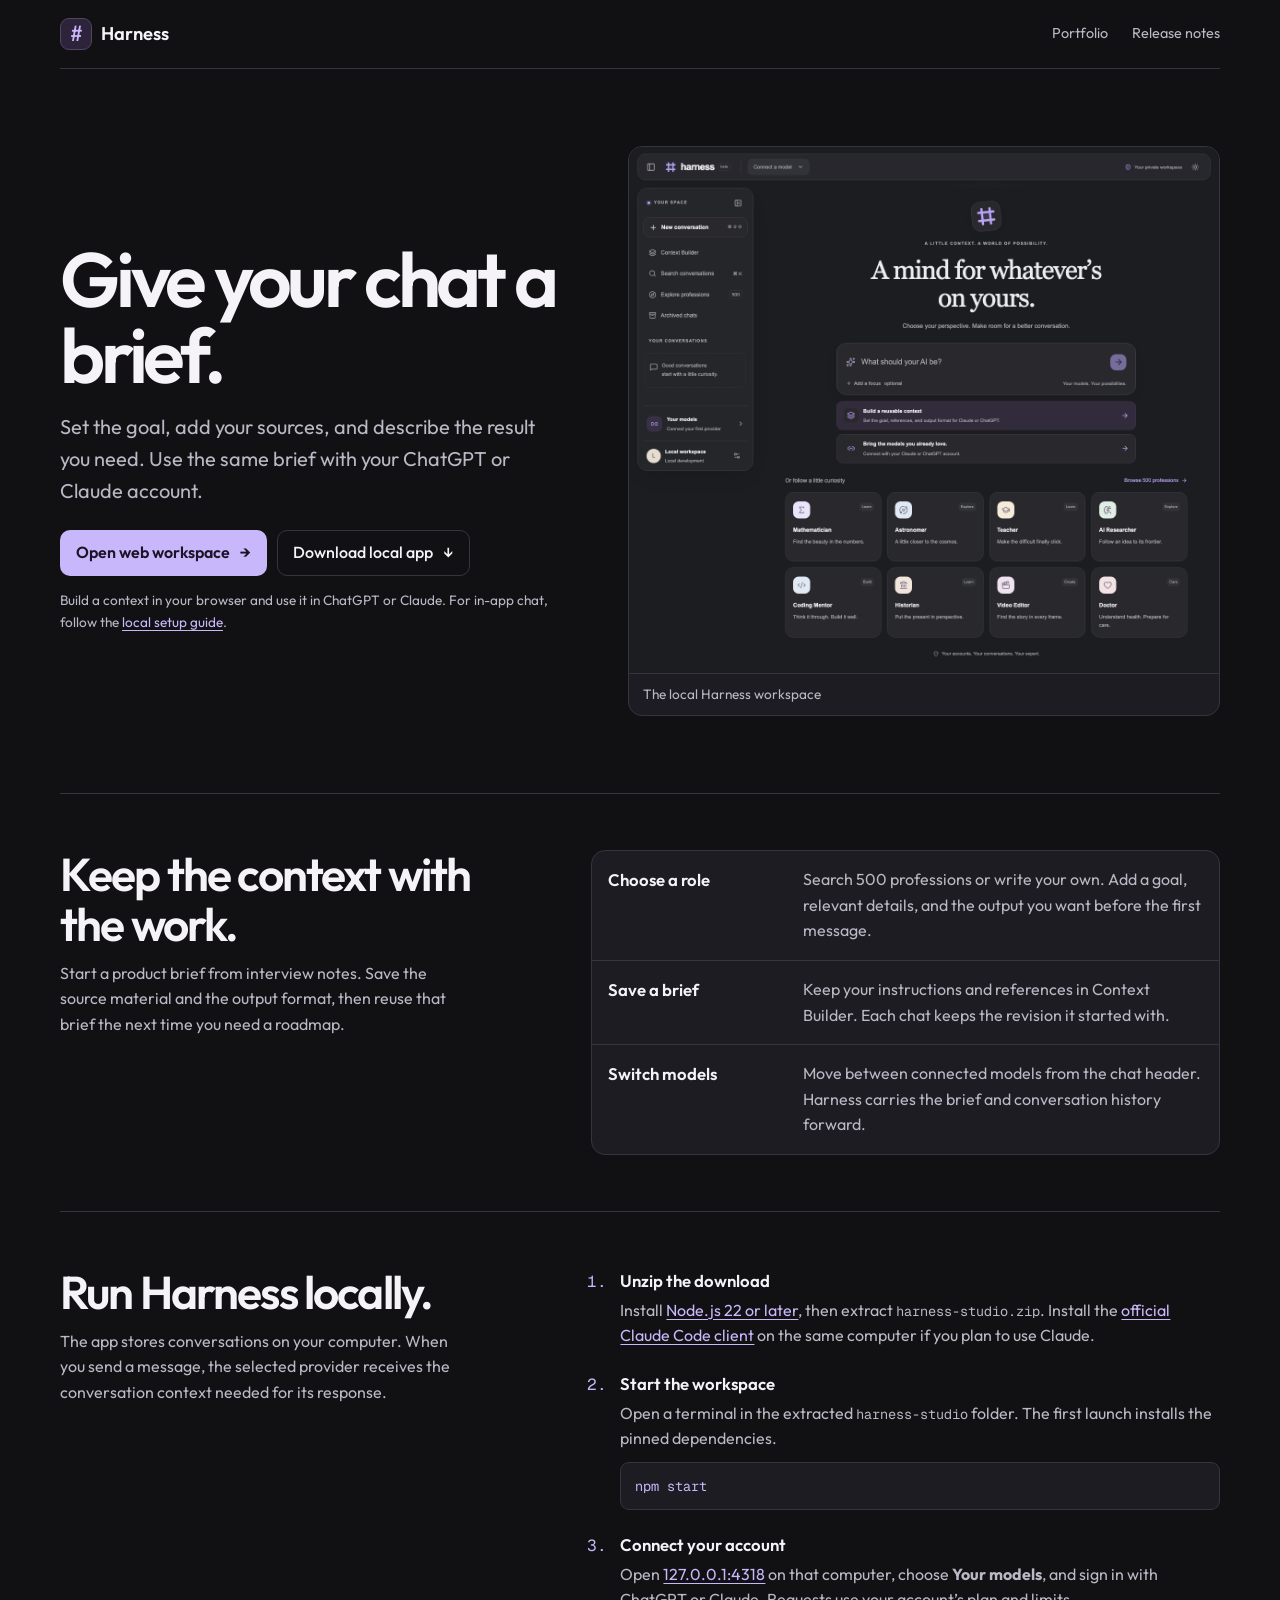
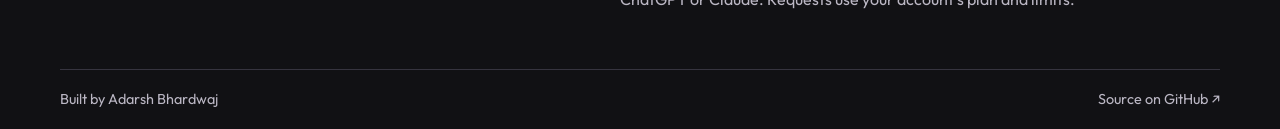
<file: harness.html>
<!DOCTYPE html>
<html lang="en">
<head>
  <meta charset="utf-8" />
  <meta name="viewport" content="width=device-width, initial-scale=1" />
  <meta name="theme-color" content="#111114" />
  <title>Harness · Context workspace for ChatGPT and Claude</title>
  <meta name="description" content="Build and save reusable AI briefs in your browser. Take your prompt to ChatGPT or Claude, or connect your account in the local Harness app." />
  <link rel="canonical" href="https://adarshbhardwaj.space/harness" />
  <meta property="og:type" content="website" />
  <meta property="og:title" content="Harness · Context workspace for ChatGPT and Claude" />
  <meta property="og:description" content="Build a reusable brief in your browser, then use it in ChatGPT or Claude. Local beta available for connected chat." />
  <meta property="og:url" content="https://adarshbhardwaj.space/harness" />
  <meta property="og:image" content="https://adarshbhardwaj.space/assets/harness-workspace-beta3.png" />
  <meta name="twitter:card" content="summary_large_image" />
  <link rel="preconnect" href="https://fonts.googleapis.com" />
  <link rel="preconnect" href="https://fonts.gstatic.com" crossorigin />
  <link href="https://fonts.googleapis.com/css2?family=Geist+Mono:wght@400;500&family=Outfit:wght@400;500;600;700&display=swap" rel="stylesheet" />
  <link rel="stylesheet" href="./assets/harness-release.css" />
</head>
<body>
  <a class="skip-link" href="#main-content">Skip to content</a>
  <header class="wrap masthead">
    <nav aria-label="Harness links">
      <span class="wordmark"><span class="mark" aria-hidden="true">#</span> Harness</span>
      <div class="nav-links">
        <a href="./#harness">Portfolio</a>
        <a href="https://github.com/Adarsh-9182/context-harness/releases/tag/v1.0.0-beta.4">Release notes</a>
      </div>
    </nav>
  </header>
  <main class="wrap" id="main-content">
    <section class="hero" aria-labelledby="page-title">
      <div class="hero-copy">
        <h1 id="page-title">Give your chat a brief.</h1>
        <p class="lede">Set the goal, add your sources, and describe the result you need. Use the same brief with your ChatGPT or Claude account.</p>
        <div class="hero-actions">
          <a class="button primary" href="/harness/app">Open web workspace <span aria-hidden="true">→</span></a>
          <a class="button" href="https://github.com/Adarsh-9182/context-harness/releases/download/v1.0.0-beta.4/harness-studio.zip">Download local app <span aria-hidden="true">↓</span></a>
        </div>
        <p class="prerequisites">Build a context in your browser and use it in ChatGPT or Claude. For in-app chat, follow the <a href="#setup">local setup guide</a>.</p>
      </div>
      <figure class="workspace-preview">
        <img src="./assets/harness-workspace-beta3.png" alt="Harness workspace in dark mode with a collapsible sidebar, Context Builder, and a catalog of professions" width="1280" height="1140" fetchpriority="high" />
        <figcaption>The local Harness workspace</figcaption>
      </figure>
    </section>

    <section class="workflow" aria-labelledby="workflow-title">
      <div class="section-copy">
        <h2 id="workflow-title">Keep the context with the work.</h2>
        <p>Start a product brief from interview notes. Save the source material and the output format, then reuse that brief the next time you need a roadmap.</p>
      </div>
      <dl class="workflow-list">
        <div><dt>Choose a role</dt><dd>Search 500 professions or write your own. Add a goal, relevant details, and the output you want before the first message.</dd></div>
        <div><dt>Save a brief</dt><dd>Keep your instructions and references in Context Builder. Each chat keeps the revision it started with.</dd></div>
        <div><dt>Switch models</dt><dd>Move between connected models from the chat header. Harness carries the brief and conversation history forward.</dd></div>
      </dl>
    </section>

    <section class="setup" id="setup" aria-labelledby="setup-title">
      <div class="section-copy">
        <h2 id="setup-title">Run Harness locally.</h2>
        <p>The app stores conversations on your computer. When you send a message, the selected provider receives the conversation context needed for its response.</p>
      </div>
      <ol class="steps">
        <li>
          <h3>Unzip the download</h3>
          <p>Install <a href="https://nodejs.org/en/download">Node.js 22 or later</a>, then extract <code>harness-studio.zip</code>. Install the <a href="https://code.claude.com/docs/en/overview">official Claude Code client</a> on the same computer if you plan to use Claude.</p>
        </li>
        <li>
          <h3>Start the workspace</h3>
          <p>Open a terminal in the extracted <code>harness-studio</code> folder. The first launch installs the pinned dependencies.</p>
          <pre><code>npm start</code></pre>
        </li>
        <li>
          <h3>Connect your account</h3>
          <p>Open <a href="http://127.0.0.1:4318/">127.0.0.1:4318</a> on that computer, choose <strong>Your models</strong>, and sign in with ChatGPT or Claude. Requests use your account’s plan and limits.</p>
        </li>
      </ol>
    </section>
  </main>
  <footer class="wrap footer">
    <p>Built by <a href="./">Adarsh Bhardwaj</a></p>
    <a href="https://github.com/Adarsh-9182/context-harness">Source on GitHub <span aria-hidden="true">↗</span></a>
  </footer>
</body>
</html>
</file>
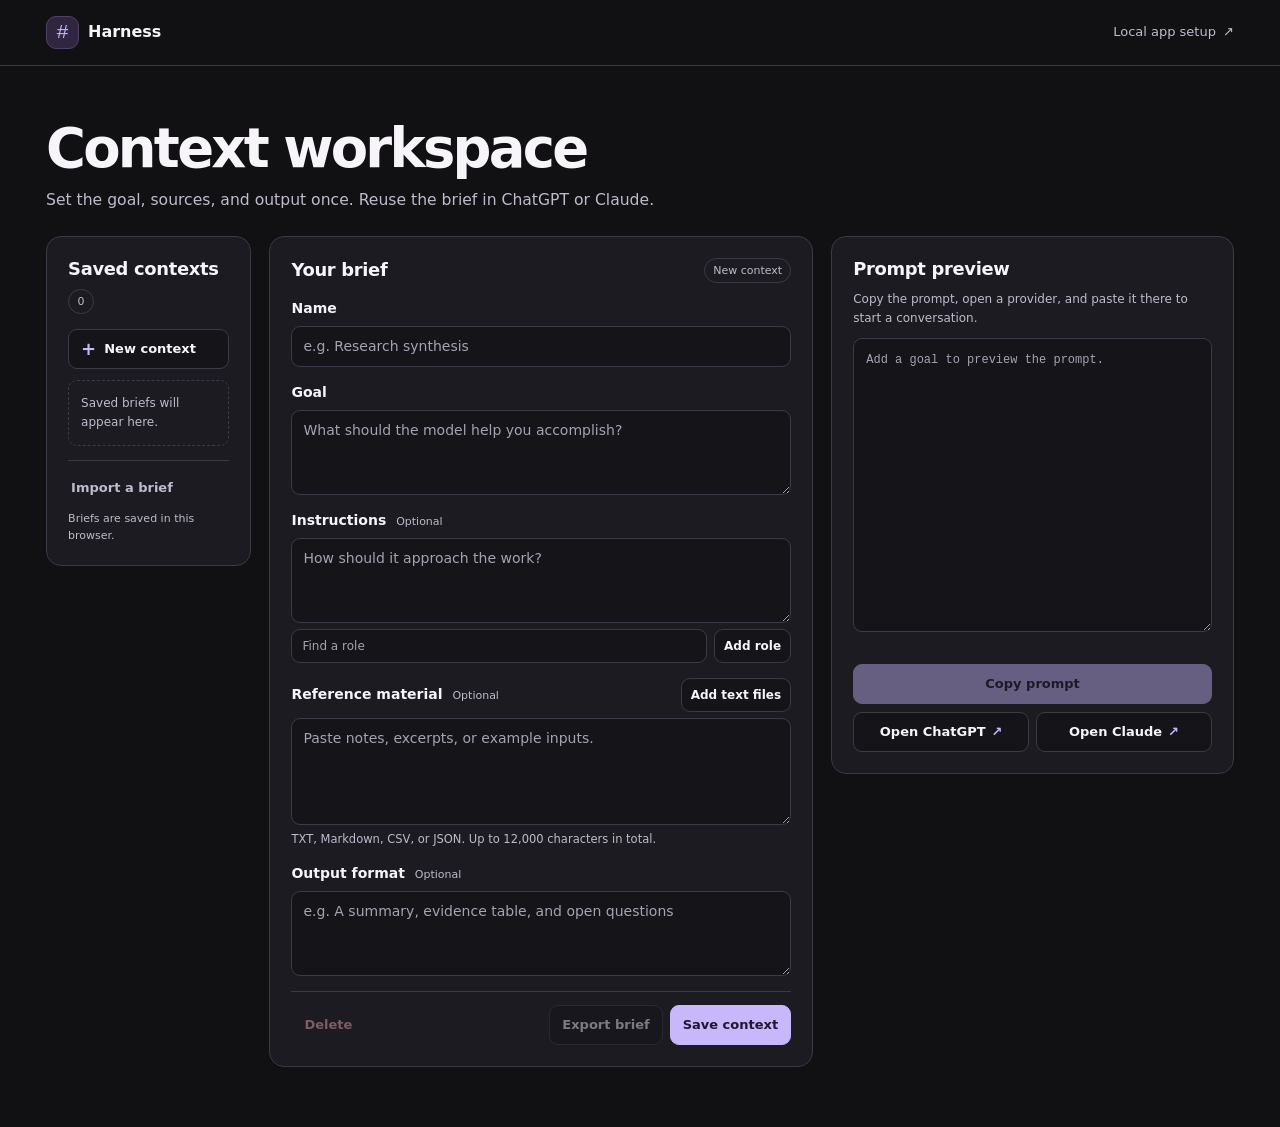
<file: harness/app.html>
<!doctype html>
<html lang="en">
<head>
  <meta charset="utf-8">
  <meta name="viewport" content="width=device-width, initial-scale=1">
  <meta name="theme-color" content="#111114">
  <meta name="description" content="Build a reusable context in your browser, preview its prompt, and use it with ChatGPT or Claude.">
  <title>Harness · Context workspace</title>
  <link rel="stylesheet" href="/assets/harness-studio-e0cc560e78c3.css">
  <script type="module" src="/assets/harness-studio-de4abd10d3dd.mjs"></script>
</head>
<body>
  <a class="skip-link" href="#brief-title">Skip to context editor</a>
  <header class="topbar">
    <nav class="shell topbar-inner" aria-label="Harness">
      <a class="wordmark" href="/harness"><span class="brand-mark" aria-hidden="true">#</span> Harness</a>
      <a class="topbar-link" href="/harness#setup">Local app setup <span aria-hidden="true">↗</span></a>
    </nav>
  </header>
  <main class="shell">
    <header class="workspace-header">
      <h1>Context workspace</h1>
      <p>Set the goal, sources, and output once. Reuse the brief in ChatGPT or Claude.</p>
    </header>

    <noscript><p class="notice">Enable JavaScript to edit, save, and copy briefs in this workspace.</p></noscript>
    <p id="studio-status" class="notice status-line" role="status"></p>
    <p id="studio-error" class="notice error-line" role="alert" hidden></p>
    <section id="confirm-area" class="notice confirmation" role="group" aria-labelledby="confirm-message" hidden>
      <p id="confirm-message"></p>
      <div class="actions">
        <button id="confirm-cancel" class="button compact" type="button">Cancel</button>
        <button id="confirm-accept" class="button compact primary" type="button">Continue</button>
      </div>
    </section>

    <div class="workspace">
      <section class="panel library" aria-labelledby="saved-title">
        <div class="panel-heading">
          <h2 id="saved-title">Saved contexts</h2>
          <span class="count" id="saved-count" aria-label="Number of saved contexts">0</span>
        </div>
        <button id="new-context" class="button library-new" type="button"><span aria-hidden="true">+</span> New context</button>
        <p id="saved-empty" class="library-empty">Saved briefs will appear here.</p>
        <div id="saved-contexts" class="saved-list" aria-label="Saved contexts list"></div>
        <div class="library-footer">
          <button id="import-context" class="button subtle" type="button">Import a brief</button>
          <input id="context-file" type="file" accept=".json,application/json" aria-label="Choose a saved Harness brief" hidden>
          <p>Briefs are saved in this browser.</p>
        </div>
      </section>

      <section class="panel editor" aria-labelledby="brief-title">
        <div class="panel-heading">
          <h2 id="brief-title" tabindex="-1">Your brief</h2>
          <span id="draft-status" class="draft-status">New context</span>
        </div>

        <form id="context-form" class="brief-form" method="post">
          <div class="field">
            <label for="context-name">Name</label>
            <input id="context-name" name="name" type="text" required minlength="2" maxlength="100" placeholder="e.g. Research synthesis">
          </div>
          <div class="field">
            <label for="context-goal">Goal</label>
            <textarea id="context-goal" name="goal" required minlength="4" maxlength="2000" rows="3" placeholder="What should the model help you accomplish?"></textarea>
          </div>
          <div class="field">
            <label for="context-instructions">Instructions <span class="optional" aria-hidden="true">Optional</span></label>
            <textarea id="context-instructions" name="instructions" maxlength="3000" rows="3" placeholder="How should it approach the work?"></textarea>
            <div class="role-tools">
              <label class="visually-hidden" for="role-search">Find a role for your brief</label>
              <input id="role-search" type="text" list="profession-options" maxlength="100" autocomplete="off" placeholder="Find a role">
              <datalist id="profession-options"></datalist>
              <button id="apply-role" class="button compact" type="button">Add role</button>
            </div>
          </div>
          <div class="field">
            <div class="field-heading">
              <label for="context-references">Reference material <span class="optional" aria-hidden="true">Optional</span></label>
              <button id="import-references" class="button compact" type="button" aria-describedby="reference-help">Add text files</button>
              <input id="reference-files" type="file" accept=".txt,.md,.csv,.json" aria-label="Choose reference files" multiple hidden>
            </div>
            <textarea id="context-references" name="references" maxlength="12000" rows="4" aria-describedby="reference-help" placeholder="Paste notes, excerpts, or example inputs."></textarea>
            <p id="reference-help" class="field-help">TXT, Markdown, CSV, or JSON. Up to 12,000 characters in total.</p>
          </div>
          <div class="field">
            <label for="context-output">Output format <span class="optional" aria-hidden="true">Optional</span></label>
            <textarea id="context-output" name="outputFormat" maxlength="2000" rows="3" placeholder="e.g. A summary, evidence table, and open questions"></textarea>
          </div>
          <div class="editor-footer">
            <button id="delete-context" class="button danger subtle" type="button" disabled>Delete</button>
            <div class="actions">
              <button id="export-context" class="button" type="button">Export brief</button>
              <button id="save-context" class="button primary" type="submit" disabled>Save context</button>
            </div>
          </div>
        </form>
      </section>

      <section class="panel preview" aria-labelledby="preview-title">
        <div class="panel-heading">
          <h2 id="preview-title">Prompt preview</h2>
        </div>
        <p class="preview-help" id="preview-help">Copy the prompt, open a provider, and paste it there to start a conversation.</p>
        <label class="visually-hidden" for="prompt-preview">Generated prompt</label>
        <textarea id="prompt-preview" class="prompt" spellcheck="false" readonly rows="14" aria-describedby="preview-help" placeholder="Add a goal to preview the prompt."></textarea>
        <p id="preview-status" class="field-help preview-status" role="status"></p>
        <button id="copy-prompt" class="button primary copy-button" type="button">Copy prompt</button>
        <div class="provider-links" role="group" aria-label="Open a model provider">
          <a id="provider-chatgpt" class="button" href="https://chatgpt.com/" target="_blank" rel="noopener noreferrer">Open ChatGPT <span aria-hidden="true">↗</span></a>
          <a id="provider-claude" class="button" href="https://claude.ai/new" target="_blank" rel="noopener noreferrer">Open Claude <span aria-hidden="true">↗</span></a>
        </div>
      </section>
    </div>
  </main>
</body>
</html>
</file>
<file: assets/harness-release.css>
:root {
  color-scheme: dark;
  --page: #111114;
  --panel: #1c1c22;
  --line: #36343f;
  --text: #f5f3f7;
  --muted: #bbb7c4;
  --accent: #c9b7fb;
  --radius: 14px;
  --sans: 'Outfit', ui-sans-serif, system-ui, sans-serif;
  --mono: 'Geist Mono', ui-monospace, monospace;
}

* { box-sizing: border-box; }
html { scroll-padding-top: 20px; }
body { margin: 0; background: var(--page); color: var(--text); font: 400 1rem/1.6 var(--sans); }
a { color: var(--accent); text-underline-offset: .19em; }
a:hover { color: var(--text); }
:focus-visible { outline: 2px solid var(--accent); outline-offset: 4px; }
img { display: block; max-width: 100%; height: auto; }
h1, h2, h3, p, figure, dl, dd { margin: 0; }
.wrap { width: min(1160px, calc(100% - 2 * clamp(16px, 4.6vw, 42px))); margin-inline: auto; }
.skip-link { position: absolute; inset: 8px auto auto 8px; z-index: 2; padding: 10px 16px; transform: translateY(-160%); background: var(--panel); border-radius: 8px; }
.skip-link:focus { transform: none; }

.masthead { border-bottom: 1px solid var(--line); }
.masthead nav, .nav-links, .footer { display: flex; flex-wrap: wrap; align-items: center; gap: 12px 24px; }
.masthead nav, .footer { justify-content: space-between; padding-block: 18px; }
.wordmark { display: inline-flex; align-items: center; gap: 9px; font-size: 1.15rem; font-weight: 600; }
.mark { display: grid; width: 32px; height: 32px; place-items: center; border: 1px solid #524463; border-radius: 9px; background: #2d243b; color: var(--accent); font: 500 1.35rem/1 var(--mono); }
.nav-links a, .footer a { color: var(--muted); font-size: .9rem; text-decoration: none; }
.nav-links a:hover, .footer a:hover { color: var(--accent); text-decoration: underline; }

.hero { display: grid; grid-template-columns: minmax(0, .85fr) minmax(0, 1fr); align-items: center; gap: clamp(24px, 5vw, 66px); padding-block: clamp(36px, 6vw, 84px); }
.eyebrow { color: var(--accent); font: 400 .75rem/1.5 var(--mono); }
h1 { max-width: 11ch; margin-top: 12px; font-size: clamp(3rem, 6vw, 5.4rem); font-weight: 600; line-height: .99; letter-spacing: -.055em; }
.lede { max-width: 37ch; margin-top: 18px; color: var(--muted); font-size: clamp(1.05rem, 1.7vw, 1.25rem); }
.hero-actions { display: flex; flex-wrap: wrap; gap: 10px; margin-top: 23px; }
.button { display: inline-flex; align-items: center; justify-content: center; gap: 10px; min-height: 46px; padding: 8px 15px; border: 1px solid var(--line); border-radius: 10px; color: var(--text); font-weight: 500; text-decoration: none; }
.button:hover { border-color: var(--accent); background: var(--panel); }
.button.primary { border-color: transparent; background: var(--accent); color: #1b1427; font-weight: 600; }
.button.primary:hover { background: #ded0ff; }
.button span { font-size: 1rem; }
.prerequisites, figcaption { color: var(--muted); font-size: .85rem; }
.prerequisites { margin-top: 14px; }
.workspace-preview { overflow: hidden; border: 1px solid var(--line); border-radius: var(--radius); background: var(--panel); }
.workspace-preview img { width: 100%; }
figcaption { padding: 10px 14px; border-top: 1px solid var(--line); }

.workflow, .setup { display: grid; grid-template-columns: minmax(0, .75fr) minmax(0, 1fr); gap: clamp(24px, 5vw, 60px); align-items: start; padding-block: clamp(26px, 5vw, 56px); border-top: 1px solid var(--line); }
h2 { font-size: clamp(1.9rem, 3.6vw, 3rem); font-weight: 600; line-height: 1.08; letter-spacing: -.04em; }
.section-copy p { max-width: 37ch; margin-top: 11px; color: var(--muted); }
.workflow-list { display: grid; overflow: hidden; border: 1px solid var(--line); border-radius: var(--radius); background: var(--panel); }
.workflow-list div { display: grid; grid-template-columns: minmax(0, .44fr) minmax(0, 1fr); gap: 6px 18px; padding: 16px; }
.workflow-list div + div { border-top: 1px solid var(--line); }
dt, h3 { font-size: 1.05rem; font-weight: 600; }
dd, .steps p { color: var(--muted); }
.steps { display: grid; gap: 22px; margin: 0; padding-inline-start: 26px; }
.steps li { padding-inline-start: 3px; }
.steps li::marker { color: var(--accent); font-family: var(--mono); }
.steps p { margin-top: 3px; }
code, pre { font-family: var(--mono); }
code { overflow-wrap: anywhere; font-size: .85em; }
pre { display: block; width: 100%; padding: 10px 14px; margin: 10px 0 0; border: 1px solid var(--line); border-radius: 9px; background: var(--panel); color: var(--accent); white-space: pre-wrap; }
.footer { border-top: 1px solid var(--line); color: var(--muted); font-size: .9rem; }

@media (max-width: 760px) {
  .hero, .workflow, .setup { grid-template-columns: minmax(0, 1fr); }
  .hero { gap: 24px; }
  .hero-copy { max-width: 560px; }
  .lede, .section-copy p { max-width: 56ch; }
}

@media (max-width: 390px) {
  .masthead nav { gap: 8px 14px; }
  .nav-links { gap: 6px 12px; }
  .button { padding-inline: 12px; }
  .workflow-list div { grid-template-columns: minmax(0, 1fr); }
}
</file>
<file: assets/harness-studio-e0cc560e78c3.css>
:root {
  color-scheme: dark;
  --background: #111114;
  --surface: #1b1b21;
  --input: #141419;
  --hover: #24232c;
  --line: #3d3947;
  --text: #f7f4fa;
  --muted: #c0bacb;
  --accent: #c9b7fb;
  --accent-soft: #302640;
  --accent-ink: #22172f;
  --danger: #ffadb9;
  --radius: 15px;
  --sans: Inter, ui-sans-serif, system-ui, sans-serif;
  --mono: 'IBM Plex Mono', ui-monospace, SFMono-Regular, Consolas, monospace;
}

* { box-sizing: border-box; }
[hidden] { display: none !important; }
body { margin: 0; background: var(--background); color: var(--text); font: 14px/1.55 var(--sans); }
p, h1, h2 { margin: 0; }
a { color: inherit; }
:focus-visible { outline: 2px solid var(--accent); outline-offset: 3px; }
button, input, textarea { font: inherit; }
button, input, textarea { color: inherit; }
button { cursor: pointer; }

.shell { width: min(1440px, calc(100% - 2 * clamp(15px, 3.6vw, 46px))); margin-inline: auto; }
.topbar { border-bottom: 1px solid var(--line); }
.topbar-inner { display: flex; align-items: center; justify-content: space-between; gap: 12px; min-height: 65px; }
.wordmark { display: inline-flex; align-items: center; gap: 9px; font-size: 16px; font-weight: 650; text-decoration: none; }
.brand-mark {
  display: grid;
  width: 33px;
  height: 33px;
  place-items: center;
  border: 1px solid #514265;
  border-radius: 10px;
  background: var(--accent-soft);
  color: var(--accent);
  font: 500 21px/1 var(--mono);
}
.topbar-link { color: var(--muted); font-size: 13px; text-decoration: none; }
.topbar-link:hover { color: var(--accent); }
.topbar-link span { margin-left: 3px; }
.skip-link {
  position: fixed;
  z-index: 2;
  inset: 8px auto auto 8px;
  transform: translateY(-150%);
  opacity: 0;
  pointer-events: none;
  padding: 9px 14px;
  border-radius: 8px;
  background: var(--surface);
  color: var(--accent);
}
.skip-link:focus { transform: none; opacity: 1; pointer-events: auto; }
.visually-hidden {
  position: absolute;
  width: 1px;
  height: 1px;
  padding: 0;
  margin: -1px;
  overflow: hidden;
  clip-path: inset(50%);
  white-space: nowrap;
  border: 0;
}

.workspace-header { padding-block: clamp(26px, 5vw, 54px) 24px; }
.workspace-header h1 { font-size: clamp(2rem, 4.25vw, 3.75rem); line-height: 1.06; letter-spacing: -.05em; font-weight: 650; }
.workspace-header p { margin-top: 10px; color: var(--muted); font-size: clamp(14px, 1.22vw, 16px); }
.workspace {
  display: grid;
  grid-template-columns: minmax(160px, .51fr) minmax(360px, 1.35fr) minmax(270px, 1fr);
  align-items: start;
  gap: clamp(11px, 1.4vw, 20px);
  padding-bottom: clamp(25px, 5vw, 60px);
}
.panel {
  min-width: 0;
  padding: clamp(14px, 1.65vw, 23px);
  border: 1px solid var(--line);
  border-radius: var(--radius);
  background: var(--surface);
}
.panel-heading { display: flex; align-items: center; justify-content: space-between; flex-wrap: wrap; gap: 9px; margin-bottom: 15px; }
.panel-heading h2 { font-size: clamp(15px, 1.4vw, 19px); font-weight: 650; line-height: 1.25; letter-spacing: -.018em; }
.count, .draft-status { padding: 3px 8px; border: 1px solid var(--line); border-radius: 999px; color: var(--muted); font-size: 11px; white-space: nowrap; }
.count { min-width: 26px; text-align: center; font-variant-numeric: tabular-nums; }

.button {
  display: inline-flex;
  align-items: center;
  justify-content: center;
  gap: 6px;
  min-height: 40px;
  padding: 7px 12px;
  border: 1px solid var(--line);
  border-radius: 9px;
  background: var(--input);
  color: var(--text);
  font-size: 13px;
  font-weight: 550;
  text-decoration: none;
  transition: background-color .14s, border-color .14s;
}
.button:hover:not(:disabled) { border-color: var(--accent); background: var(--hover); }
.button:disabled { cursor: default; opacity: .44; }
.button.primary { border-color: var(--accent); background: var(--accent); color: var(--accent-ink); font-weight: 650; }
.button.primary:hover:not(:disabled) { border-color: #e0d3ff; background: #e0d3ff; }
.button.compact { min-height: 34px; padding: 5px 9px; font-size: 12px; }
.button.subtle { min-height: 36px; border-color: transparent; background: transparent; color: var(--muted); }
.button.danger { color: var(--danger); }
.actions { display: flex; align-items: center; flex-wrap: wrap; gap: 7px; }

.library-new { width: 100%; justify-content: flex-start; gap: 8px; }
.library-new span { color: var(--accent); font-size: 18px; line-height: 1; }
.library-empty {
  margin-top: 11px;
  padding: 13px 10px 13px 12px;
  border: 1px dashed var(--line);
  border-radius: 9px;
  color: var(--muted);
  font-size: 12px;
}
.saved-list { display: grid; gap: 5px; max-height: min(50vh, 26rem); overflow-y: auto; overflow-x: hidden; }
.saved-list:not(:empty) { margin-top: 11px; }
.saved-list :is(ul, ol) { display: grid; gap: 5px; margin: 0; padding: 0; list-style: none; }
.saved-list > li { list-style: none; }
.saved-list button {
  display: block;
  width: 100%;
  min-width: 0;
  padding: 9px 10px;
  overflow: hidden;
  border: 1px solid transparent;
  border-radius: 8px;
  background: transparent;
  text-align: left;
  text-overflow: ellipsis;
  white-space: nowrap;
}
.saved-list button:hover { background: var(--hover); }
.saved-list button:focus-visible { outline-offset: -3px; }
.saved-list button[aria-current="true"], .saved-list button[aria-pressed="true"] { border-color: #5a4a70; background: var(--accent-soft); }
.saved-list :is(strong, span, small) { display: block; overflow: hidden; text-overflow: ellipsis; }
.saved-list small { color: var(--muted); font-size: 11px; }
.library-footer { margin-top: 14px; padding-top: 9px; border-top: 1px solid var(--line); }
.library-footer .button { margin-left: -10px; }
.library-footer p { margin-top: 4px; color: var(--muted); font-size: 11px; }

.brief-form { display: grid; gap: 15px; }
.field { display: grid; gap: 6px; min-width: 0; }
.field label { font-weight: 575; }
.optional { padding-left: 5px; color: var(--muted); font-size: 11px; font-weight: 400; }
.field-heading, .editor-footer { display: flex; justify-content: space-between; align-items: center; flex-wrap: wrap; gap: 8px; }
.field input, .field textarea, .prompt {
  display: block;
  width: 100%;
  min-width: 0;
  border: 1px solid var(--line);
  border-radius: 9px;
  background: var(--input);
  color: var(--text);
}
.field input, .field textarea { padding: 9px 11px; }
.field textarea { min-height: 72px; resize: vertical; }
.field input::placeholder, .field textarea::placeholder, .prompt::placeholder { color: #a8a1b1; opacity: 1; }
.field input[aria-invalid="true"], .field textarea[aria-invalid="true"] { border-color: var(--danger); }
.field-help { color: var(--muted); font-size: 11.5px; }
.role-tools { display: grid; grid-template-columns: minmax(0, 1fr) auto; gap: 7px; align-items: center; }
.role-tools input { min-height: 34px; padding: 5px 10px; font-size: 12px; }
.editor-footer { padding-top: 13px; border-top: 1px solid var(--line); }

.preview { position: sticky; top: 14px; }
.preview-help { margin: -5px 0 10px; color: var(--muted); font-size: 12px; }
.prompt {
  min-height: 260px;
  max-height: 60vh;
  padding: 12px;
  font: 12px/1.6 var(--mono);
  resize: vertical;
}
.preview-status { min-height: 18px; margin-top: 6px; text-align: right; font-variant-numeric: tabular-nums; }
.copy-button { width: 100%; margin-top: 8px; }
.provider-links { display: grid; grid-template-columns: 1fr 1fr; gap: 7px; margin-top: 8px; }
.provider-links span { color: var(--accent); }

.notice {
  margin-bottom: 13px;
  padding: 9px 12px;
  border: 1px solid var(--line);
  border-radius: 9px;
  background: var(--surface);
}
.status-line:empty { margin: 0; padding: 0; border: 0; }
.status-line:not(:empty) { color: var(--accent); }
.error-line { border-color: #855561; color: var(--danger); overflow-wrap: anywhere; }
.confirmation { display: flex; justify-content: space-between; align-items: center; flex-wrap: wrap; gap: 10px; }

@media (max-width: 1090px) {
  .workspace { grid-template-columns: minmax(145px, .58fr) minmax(315px, 1.3fr) minmax(237px, 1fr); }
  .provider-links { grid-template-columns: minmax(0, 1fr); }
}

@media (max-width: 850px) {
  .workspace { grid-template-columns: minmax(0, 1.15fr) minmax(0, 1fr); }
  .library { grid-column: 1 / -1; }
  .library-new { width: auto; }
  .saved-list { max-height: 14rem; }
  .provider-links { grid-template-columns: 1fr 1fr; }
}

@media (max-width: 610px) {
  .workspace { grid-template-columns: minmax(0, 1fr); }
  .topbar-inner { min-height: 58px; }
  .topbar-link { font-size: 12px; }
  .library { display: grid; grid-template-columns: minmax(0, 1fr) auto; align-items: center; gap: 8px; }
  .library .panel-heading { justify-content: flex-start; margin-bottom: 0; }
  .library-empty, .saved-list:not(:empty) { grid-column: 1 / -1; margin-top: 0; }
  .saved-list:empty { display: none; }
  .library-footer { grid-column: 1 / -1; display: flex; align-items: center; flex-wrap: wrap; gap: 5px 10px; margin-top: 0; }
  .library-footer p { margin-top: 0; }
  .preview { position: static; }
  .field input, .field textarea { font-size: 16px; }
  .prompt { min-height: 220px; }
  .panel-heading { margin-bottom: 12px; }
}

@media (prefers-reduced-motion: reduce) {
  .button { transition: none; }
}
</file>
